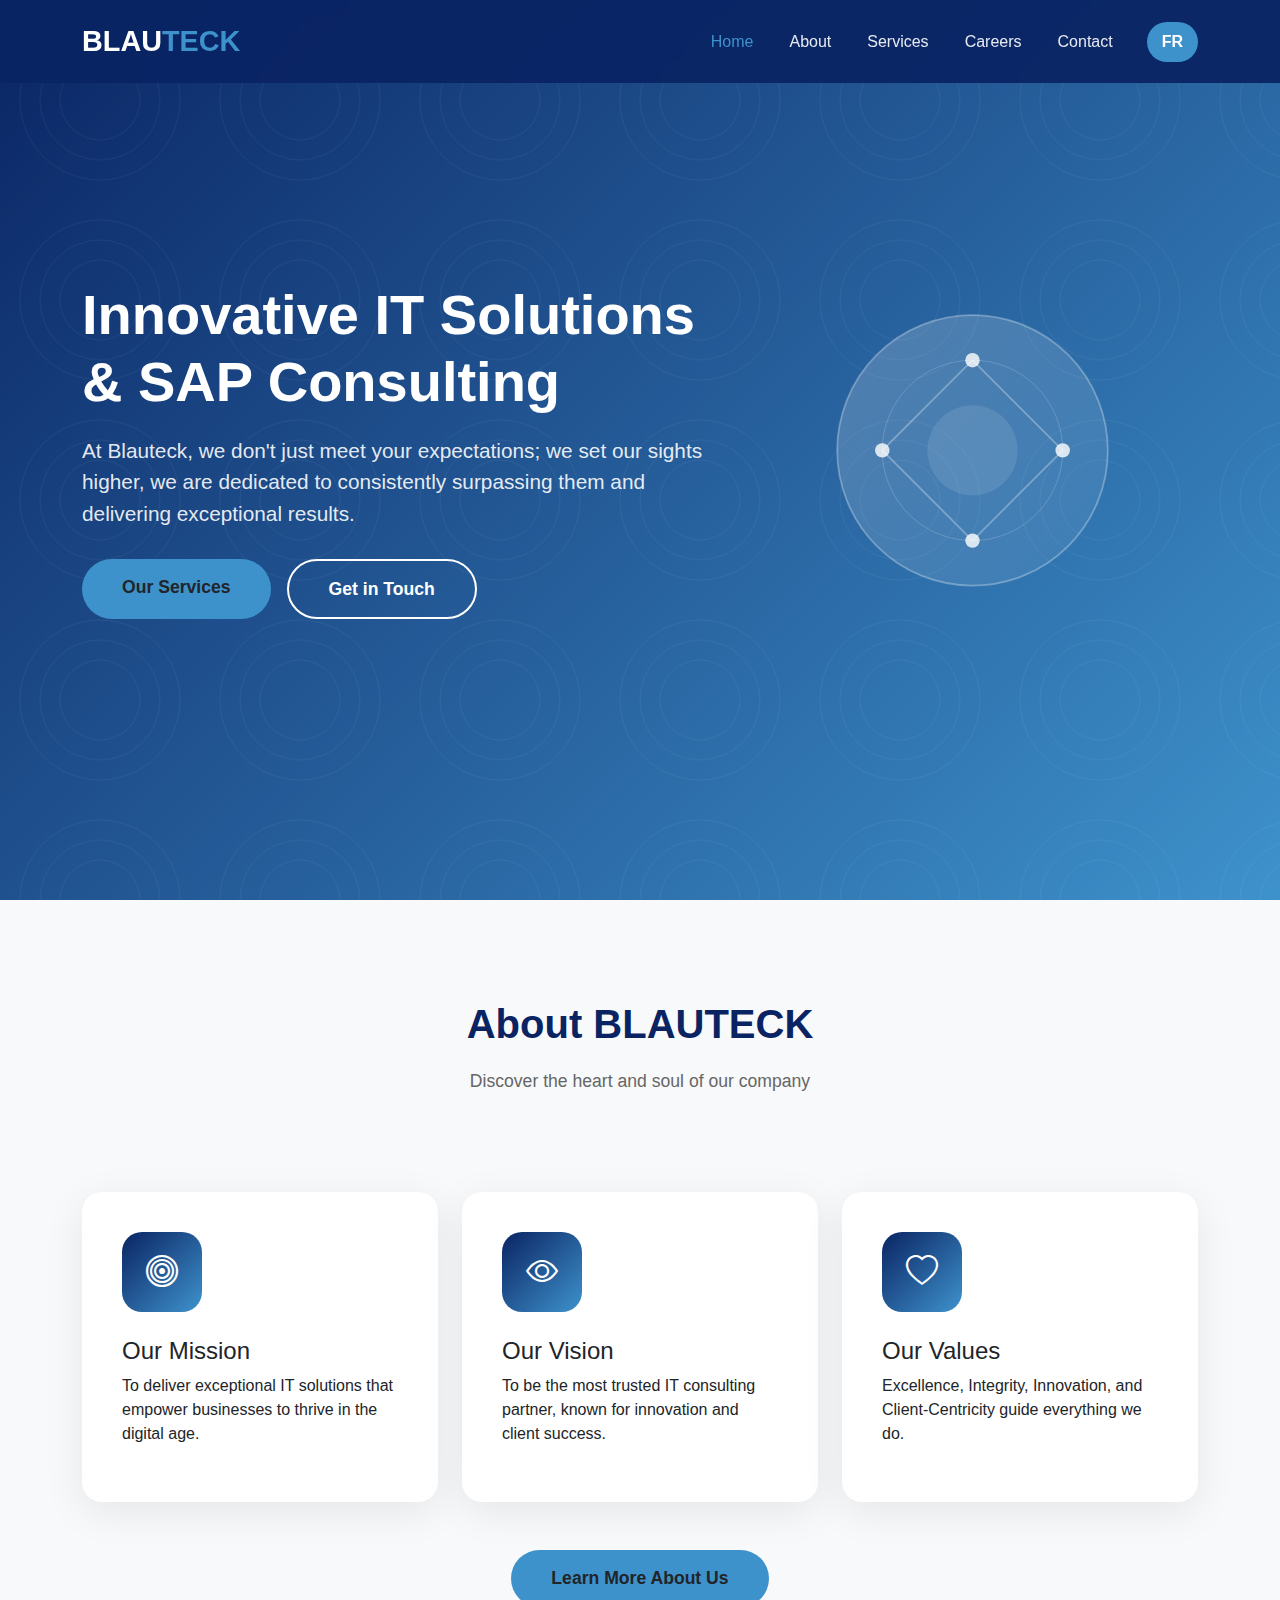
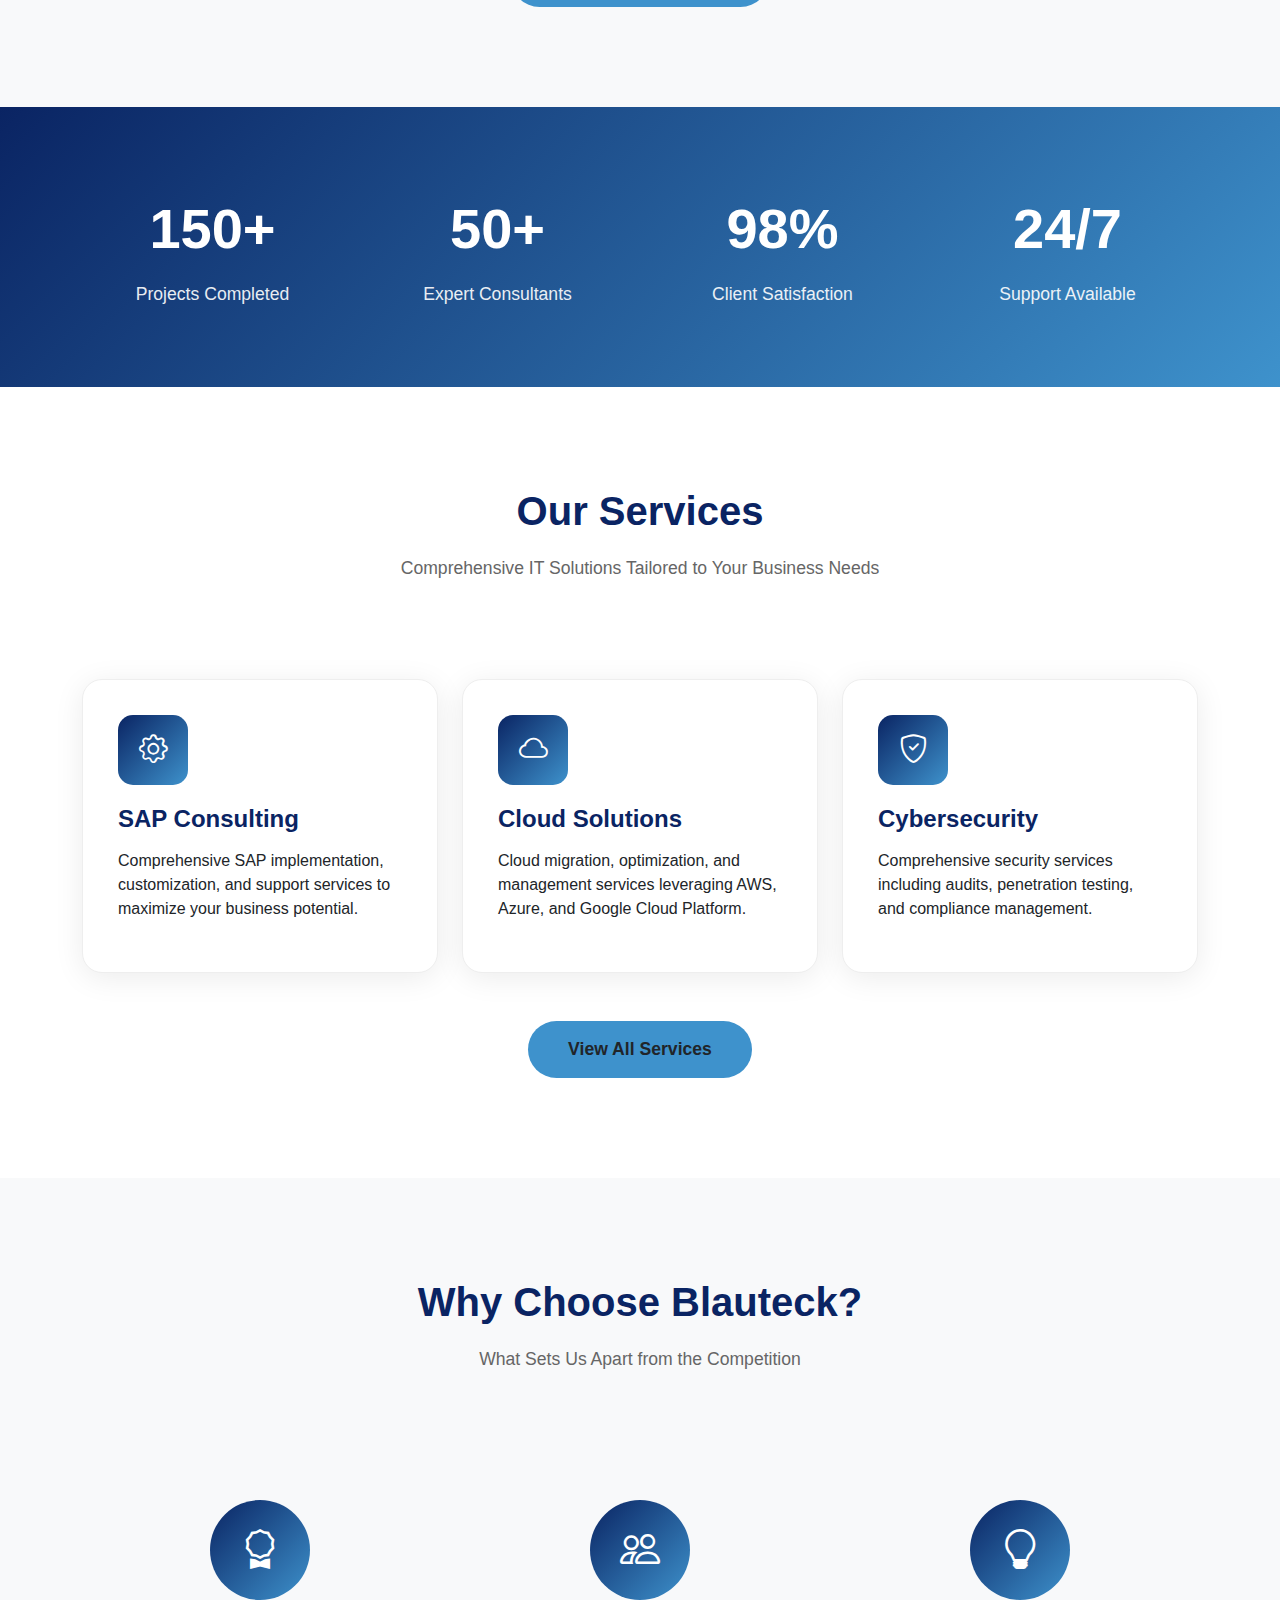
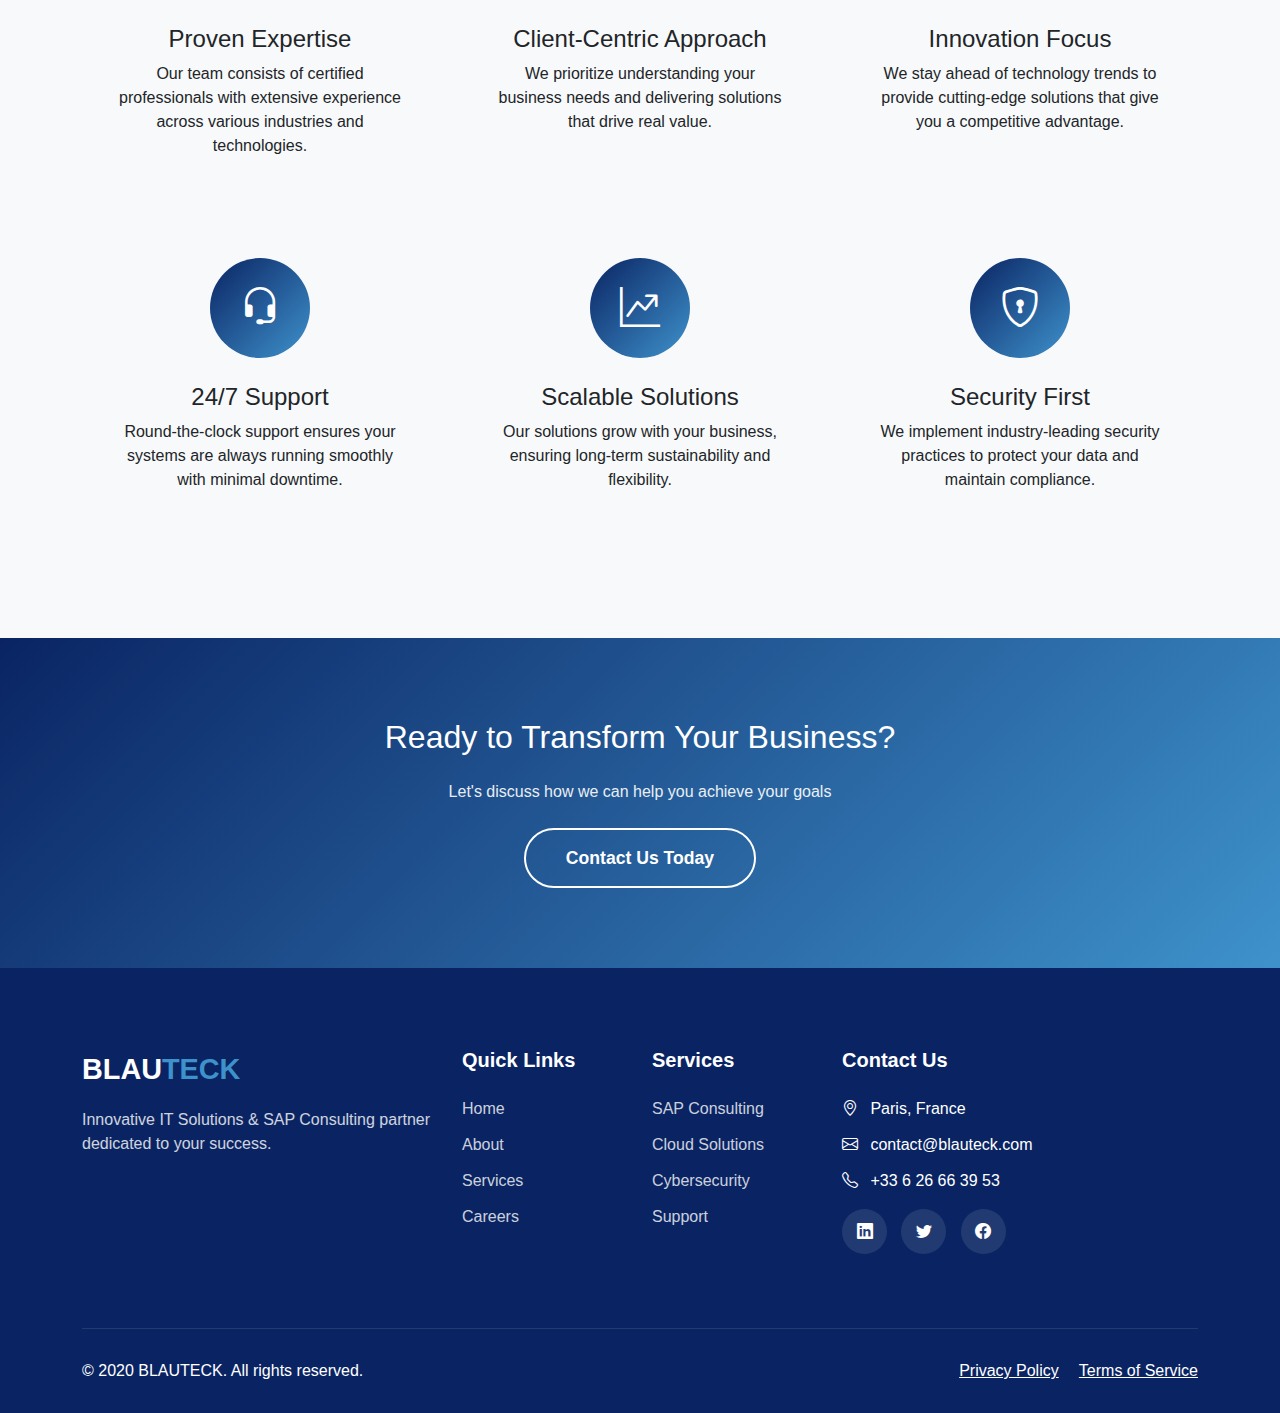
<file: index.html>
<!DOCTYPE html>
<html lang="en">
<head>
    <meta charset="UTF-8">
    <meta name="viewport" content="width=device-width, initial-scale=1.0">
    <title>BLAUTECK - Innovative IT Solutions &amp; SAP Consulting</title>
    <link href="https://cdn.jsdelivr.net/npm/bootstrap@5.3.2/dist/css/bootstrap.min.css" rel="stylesheet">
    <link href="https://cdn.jsdelivr.net/npm/bootstrap-icons@1.11.1/font/bootstrap-icons.css" rel="stylesheet">
    <link rel="stylesheet" href="css/style.css">
</head>
<body>
    <!-- Navigation -->
    <nav class="navbar navbar-expand-lg fixed-top">
        <div class="container">
            <a class="navbar-brand" href="index.html">BLAU<span>TECK</span></a>
            <button class="navbar-toggler" type="button" data-bs-toggle="collapse" data-bs-target="#navbarNav">
                <span class="navbar-toggler-icon"></span>
            </button>
            <div class="collapse navbar-collapse" id="navbarNav">
                <ul class="navbar-nav ms-auto align-items-center">
                    <li class="nav-item">
                        <a class="nav-link active" href="index.html" data-en="Home" data-fr="Accueil">Home</a>
                    </li>
                    <li class="nav-item">
                        <a class="nav-link" href="about.html" data-en="About" data-fr="À Propos">About</a>
                    </li>
                    <li class="nav-item">
                        <a class="nav-link" href="services.html" data-en="Services" data-fr="Services">Services</a>
                    </li>
                    <li class="nav-item">
                        <a class="nav-link" href="jobs.html" data-en="Careers" data-fr="Carrières">Careers</a>
                    </li>
                    <li class="nav-item">
                        <a class="nav-link" href="contact.html" data-en="Contact" data-fr="Contact">Contact</a>
                    </li>
                    <li class="nav-item ms-3">
                        <button class="lang-switch" onclick="toggleLanguage()">FR</button>
                    </li>
                </ul>
            </div>
        </div>
    </nav>

    <!-- Hero Section -->
    <section class="hero-section">
        <div class="container">
            <div class="row align-items-center">
                <div class="col-lg-7 hero-content">
                    <h1 data-en="Innovative IT Solutions &amp; SAP Consulting" data-fr="Solutions IT Innovantes &amp; Conseil SAP">Innovative IT Solutions &amp; SAP Consulting</h1>
                    <p data-en="At Blauteck, we don't just meet your expectations; we set our sights higher, we are dedicated to consistently surpassing them and delivering exceptional results." data-fr="Chez Blauteck, nous ne nous contentons pas de répondre à vos attentes ; nous visons plus haut, nous nous engageons à les dépasser constamment et à fournir des résultats exceptionnels.">At Blauteck, we don't just meet your expectations; we set our sights higher, we are dedicated to consistently surpassing them and delivering exceptional results.</p>
                    <div class="d-flex gap-3 flex-wrap">
                        <a href="services.html" class="btn btn-primary-custom" data-en="Our Services" data-fr="Nos Services">Our Services</a>
                        <a href="contact.html" class="btn btn-outline-custom" data-en="Get in Touch" data-fr="Nous Contacter">Get in Touch</a>
                    </div>
                </div>
                <div class="col-lg-5 d-none d-lg-block">
                    <svg viewBox="0 0 500 400" xmlns="http://www.w3.org/2000/svg">
                        <defs>
                            <linearGradient id="grad1" x1="0%" y1="0%" x2="100%" y2="100%">
                                <stop offset="0%" style="stop-color:rgba(255,255,255,0.2)"></stop>
                                <stop offset="100%" style="stop-color:rgba(255,255,255,0.05)"></stop>
                            </linearGradient>
                        </defs>
                        <circle cx="250" cy="200" r="150" fill="url(#grad1)" stroke="rgba(255,255,255,0.3)" stroke-width="2"></circle>
                        <circle cx="250" cy="200" r="100" fill="none" stroke="rgba(255,255,255,0.2)" stroke-width="1"></circle>
                        <circle cx="250" cy="200" r="50" fill="rgba(255,255,255,0.1)"></circle>
                        <g fill="rgba(255,255,255,0.8)">
                            <circle cx="250" cy="100" r="8"></circle>
                            <circle cx="350" cy="200" r="8"></circle>
                            <circle cx="250" cy="300" r="8"></circle>
                            <circle cx="150" cy="200" r="8"></circle>
                        </g>
                        <line x1="250" y1="100" x2="350" y2="200" stroke="rgba(255,255,255,0.3)" stroke-width="2"></line>
                        <line x1="350" y1="200" x2="250" y2="300" stroke="rgba(255,255,255,0.3)" stroke-width="2"></line>
                        <line x1="250" y1="300" x2="150" y2="200" stroke="rgba(255,255,255,0.3)" stroke-width="2"></line>
                        <line x1="150" y1="200" x2="250" y2="100" stroke="rgba(255,255,255,0.3)" stroke-width="2"></line>
                    </svg>
                </div>
            </div>
        </div>
    </section>

    <!-- About Preview Section -->
    <section class="section about-preview">
        <div class="container">
            <div class="row justify-content-center text-center mb-5">
                <div class="col-lg-8">
                    <h2 class="section-title" data-en="About BLAUTECK" data-fr="À Propos de BLAUTECK">About BLAUTECK</h2>
                    <p class="section-subtitle" data-en="Discover the heart and soul of our company" data-fr="Découvrez le cœur et l'âme de notre entreprise">Discover the heart and soul of our company</p>
                </div>
            </div>
            <div class="row g-4">
                <div class="col-lg-4">
                    <div class="about-card">
                        <div class="about-icon">
                            <i class="bi bi-bullseye"></i>
                        </div>
                        <h4 data-en="Our Mission" data-fr="Notre Mission">Our Mission</h4>
                        <p data-en="To deliver exceptional IT solutions that empower businesses to thrive in the digital age." data-fr="Fournir des solutions IT exceptionnelles qui permettent aux entreprises de prospérer à l'ère numérique.">To deliver exceptional IT solutions that empower businesses to thrive in the digital age.</p>
                    </div>
                </div>
                <div class="col-lg-4">
                    <div class="about-card">
                        <div class="about-icon">
                            <i class="bi bi-eye"></i>
                        </div>
                        <h4 data-en="Our Vision" data-fr="Notre Vision">Our Vision</h4>
                        <p data-en="To be the most trusted IT consulting partner, known for innovation and client success." data-fr="Être le partenaire de conseil IT le plus fiable, reconnu pour l'innovation et le succès client.">To be the most trusted IT consulting partner, known for innovation and client success.</p>
                    </div>
                </div>
                <div class="col-lg-4">
                    <div class="about-card">
                        <div class="about-icon">
                            <i class="bi bi-heart"></i>
                        </div>
                        <h4 data-en="Our Values" data-fr="Nos Valeurs">Our Values</h4>
                        <p data-en="Excellence, Integrity, Innovation, and Client-Centricity guide everything we do." data-fr="Excellence, Intégrité, Innovation et Orientation Client guident tout ce que nous faisons.">Excellence, Integrity, Innovation, and Client-Centricity guide everything we do.</p>
                    </div>
                </div>
            </div>
            <div class="text-center mt-5">
                <a href="about.html" class="btn btn-primary-custom" data-en="Learn More About Us" data-fr="En Savoir Plus Sur Nous">Learn More About Us</a>
            </div>
        </div>
    </section>

    <!-- Stats Section -->
    <section class="stats-section">
        <div class="container">
            <div class="row g-4">
                <div class="col-6 col-lg-3">
                    <div class="stat-item">
                        <div class="stat-number">150+</div>
                        <div class="stat-label" data-en="Projects Completed" data-fr="Projets Réalisés">Projects Completed</div>
                    </div>
                </div>
                <div class="col-6 col-lg-3">
                    <div class="stat-item">
                        <div class="stat-number">50+</div>
                        <div class="stat-label" data-en="Expert Consultants" data-fr="Consultants Experts">Expert Consultants</div>
                    </div>
                </div>
                <div class="col-6 col-lg-3">
                    <div class="stat-item">
                        <div class="stat-number">98%</div>
                        <div class="stat-label" data-en="Client Satisfaction" data-fr="Satisfaction Client">Client Satisfaction</div>
                    </div>
                </div>
                <div class="col-6 col-lg-3">
                    <div class="stat-item">
                        <div class="stat-number">24/7</div>
                        <div class="stat-label" data-en="Support Available" data-fr="Support Disponible">Support Available</div>
                    </div>
                </div>
            </div>
        </div>
    </section>

    <!-- Services Preview -->
    <section class="section">
        <div class="container">
            <div class="row justify-content-center text-center mb-5">
                <div class="col-lg-8">
                    <h2 class="section-title" data-en="Our Services" data-fr="Nos Services">Our Services</h2>
                    <p class="section-subtitle" data-en="Comprehensive IT Solutions Tailored to Your Business Needs" data-fr="Solutions IT Complètes Adaptées aux Besoins de Votre Entreprise">Comprehensive IT Solutions Tailored to Your Business Needs</p>
                </div>
            </div>
            <div class="row g-4">
                <div class="col-md-6 col-lg-4">
                    <div class="service-card">
                        <div class="service-icon">
                            <i class="bi bi-gear"></i>
                        </div>
                        <h4 data-en="SAP Consulting" data-fr="Conseil SAP">SAP Consulting</h4>
                        <p data-en="Comprehensive SAP implementation, customization, and support services to maximize your business potential." data-fr="Services complets d'implémentation, de personnalisation et de support SAP pour maximiser le potentiel de votre entreprise.">Comprehensive SAP implementation, customization, and support services to maximize your business potential.</p>
                    </div>
                </div>
                <div class="col-md-6 col-lg-4">
                    <div class="service-card">
                        <div class="service-icon">
                            <i class="bi bi-cloud"></i>
                        </div>
                        <h4 data-en="Cloud Solutions" data-fr="Solutions Cloud">Cloud Solutions</h4>
                        <p data-en="Cloud migration, optimization, and management services leveraging AWS, Azure, and Google Cloud Platform." data-fr="Services de migration, d'optimisation et de gestion cloud utilisant AWS, Azure et Google Cloud Platform.">Cloud migration, optimization, and management services leveraging AWS, Azure, and Google Cloud Platform.</p>
                    </div>
                </div>
                <div class="col-md-6 col-lg-4">
                    <div class="service-card">
                        <div class="service-icon">
                            <i class="bi bi-shield-check"></i>
                        </div>
                        <h4 data-en="Cybersecurity" data-fr="Cybersécurité">Cybersecurity</h4>
                        <p data-en="Comprehensive security services including audits, penetration testing, and compliance management." data-fr="Services de sécurité complets incluant audits, tests de pénétration et gestion de la conformité.">Comprehensive security services including audits, penetration testing, and compliance management.</p>
                    </div>
                </div>
            </div>
            <div class="text-center mt-5">
                <a href="services.html" class="btn btn-primary-custom" data-en="View All Services" data-fr="Voir Tous les Services">View All Services</a>
            </div>
        </div>
    </section>

    <!-- Why Choose Us -->
    <section class="section" style="background: var(--light-bg);">
        <div class="container">
            <div class="row justify-content-center text-center mb-5">
                <div class="col-lg-8">
                    <h2 class="section-title" data-en="Why Choose Blauteck?" data-fr="Pourquoi Choisir Blauteck ?">Why Choose Blauteck?</h2>
                    <p class="section-subtitle" data-en="What Sets Us Apart from the Competition" data-fr="Ce Qui Nous Distingue de la Concurrence">What Sets Us Apart from the Competition</p>
                </div>
            </div>
            <div class="row g-4">
                <div class="col-md-6 col-lg-4">
                    <div class="feature-box">
                        <div class="feature-icon">
                            <i class="bi bi-award"></i>
                        </div>
                        <h4 data-en="Proven Expertise" data-fr="Expertise Prouvée">Proven Expertise</h4>
                        <p data-en="Our team consists of certified professionals with extensive experience across various industries and technologies." data-fr="Notre équipe est composée de professionnels certifiés avec une vaste expérience dans diverses industries et technologies.">Our team consists of certified professionals with extensive experience across various industries and technologies.</p>
                    </div>
                </div>
                <div class="col-md-6 col-lg-4">
                    <div class="feature-box">
                        <div class="feature-icon">
                            <i class="bi bi-people"></i>
                        </div>
                        <h4 data-en="Client-Centric Approach" data-fr="Approche Centrée Client">Client-Centric Approach</h4>
                        <p data-en="We prioritize understanding your business needs and delivering solutions that drive real value." data-fr="Nous priorisons la compréhension de vos besoins et fournissons des solutions qui créent une vraie valeur.">We prioritize understanding your business needs and delivering solutions that drive real value.</p>
                    </div>
                </div>
                <div class="col-md-6 col-lg-4">
                    <div class="feature-box">
                        <div class="feature-icon">
                            <i class="bi bi-lightbulb"></i>
                        </div>
                        <h4 data-en="Innovation Focus" data-fr="Focus Innovation">Innovation Focus</h4>
                        <p data-en="We stay ahead of technology trends to provide cutting-edge solutions that give you a competitive advantage." data-fr="Nous restons à la pointe des tendances technologiques pour vous offrir un avantage compétitif.">We stay ahead of technology trends to provide cutting-edge solutions that give you a competitive advantage.</p>
                    </div>
                </div>
                <div class="col-md-6 col-lg-4">
                    <div class="feature-box">
                        <div class="feature-icon">
                            <i class="bi bi-headset"></i>
                        </div>
                        <h4 data-en="24/7 Support" data-fr="Support 24/7">24/7 Support</h4>
                        <p data-en="Round-the-clock support ensures your systems are always running smoothly with minimal downtime." data-fr="Un support permanent assure que vos systèmes fonctionnent toujours parfaitement avec un temps d'arrêt minimal.">Round-the-clock support ensures your systems are always running smoothly with minimal downtime.</p>
                    </div>
                </div>
                <div class="col-md-6 col-lg-4">
                    <div class="feature-box">
                        <div class="feature-icon">
                            <i class="bi bi-graph-up-arrow"></i>
                        </div>
                        <h4 data-en="Scalable Solutions" data-fr="Solutions Évolutives">Scalable Solutions</h4>
                        <p data-en="Our solutions grow with your business, ensuring long-term sustainability and flexibility." data-fr="Nos solutions évoluent avec votre entreprise, assurant durabilité et flexibilité à long terme.">Our solutions grow with your business, ensuring long-term sustainability and flexibility.</p>
                    </div>
                </div>
                <div class="col-md-6 col-lg-4">
                    <div class="feature-box">
                        <div class="feature-icon">
                            <i class="bi bi-shield-lock"></i>
                        </div>
                        <h4 data-en="Security First" data-fr="Sécurité d'Abord">Security First</h4>
                        <p data-en="We implement industry-leading security practices to protect your data and maintain compliance." data-fr="Nous mettons en œuvre les meilleures pratiques de sécurité pour protéger vos données et assurer la conformité.">We implement industry-leading security practices to protect your data and maintain compliance.</p>
                    </div>
                </div>
            </div>
        </div>
    </section>

    <!-- CTA Section -->
    <section class="stats-section">
        <div class="container text-center">
            <h2 class="text-white mb-4" data-en="Ready to Transform Your Business?" data-fr="Prêt à Transformer Votre Entreprise ?">Ready to Transform Your Business?</h2>
            <p class="text-white mb-4" style="opacity: 0.9;" data-en="Let's discuss how we can help you achieve your goals" data-fr="Discutons de la façon dont nous pouvons vous aider à atteindre vos objectifs">Let's discuss how we can help you achieve your goals</p>
            <a href="contact.html" class="btn btn-outline-custom" data-en="Contact Us Today" data-fr="Contactez-nous Aujourd'hui">Contact Us Today</a>
        </div>
    </section>

    <!-- Footer -->
    <footer class="footer">
        <div class="container">
            <div class="row">
                <div class="col-lg-4 mb-4">
                    <a class="navbar-brand text-white mb-3 d-block" href="index.html">BLAU<span>TECK</span></a>
                    <p style="opacity: 0.8;">Innovative IT Solutions & SAP Consulting partner dedicated to your success.</p>
                </div>
                <div class="col-lg-2 col-6 mb-4">
                    <h5>Quick Links</h5>
                    <ul class="footer-links">
                        <li><a href="index.html">Home</a></li>
                        <li><a href="about.html">About</a></li>
                        <li><a href="services.html">Services</a></li>
                        <li><a href="jobs.html">Careers</a></li>
                    </ul>
                </div>
                <div class="col-lg-2 col-6 mb-4">
                    <h5>Services</h5>
                    <ul class="footer-links">
                        <li><a href="services.html">SAP Consulting</a></li>
                        <li><a href="services.html">Cloud Solutions</a></li>
                        <li><a href="services.html">Cybersecurity</a></li>
                        <li><a href="contact.html">Support</a></li>
                    </ul>
                </div>
                <div class="col-lg-4 mb-4">
                    <h5>Contact Us</h5>
                    <ul class="footer-links">
                        <li><i class="bi bi-geo-alt me-2"></i> Paris, France</li>
                        <li><i class="bi bi-envelope me-2"></i> contact@blauteck.com</li>
                        <li><i class="bi bi-telephone me-2"></i> +33 6 26 66 39 53</li>
                    </ul>
                    <div class="social-icons mt-3">
                        <a href="#"><i class="bi bi-linkedin"></i></a>
                        <a href="#"><i class="bi bi-twitter"></i></a>
                        <a href="#"><i class="bi bi-facebook"></i></a>
                    </div>
                </div>
            </div>
            <div class="footer-bottom">
                <div class="row align-items-center">
                    <div class="col-md-6 text-center text-md-start">
                        <p class="mb-0">&copy; 2020 BLAUTECK. All rights reserved.</p>
                    </div>
                    <div class="col-md-6 text-center text-md-end">
                        <a href="#" class="text-white me-3">Privacy Policy</a>
                        <a href="#" class="text-white">Terms of Service</a>
                    </div>
                </div>
            </div>
        </div>
    </footer>

    <!-- Back to top -->
    <button class="back-to-top" onclick="scrollToTop()">
        <i class="bi bi-arrow-up"></i>
    </button>

    <script src="https://cdn.jsdelivr.net/npm/bootstrap@5.3.2/dist/js/bootstrap.bundle.min.js"></script>
    <script src="js/utils.js"></script>
    <script src="js/language.js"></script>
    <script src="js/animations.js"></script>
     <!-- Google tag (gtag.js) -->
    <script async src="https://www.googletagmanager.com/gtag/js?id=G-T5HVGSP0KJ"></script>
    <script>
        window.dataLayer = window.dataLayer || [];
        function gtag(){dataLayer.push(arguments);}
        gtag('js', new Date());
        gtag('config', 'G-T5HVGSP0KJ');
    </script>
</body>

</html>
</file>
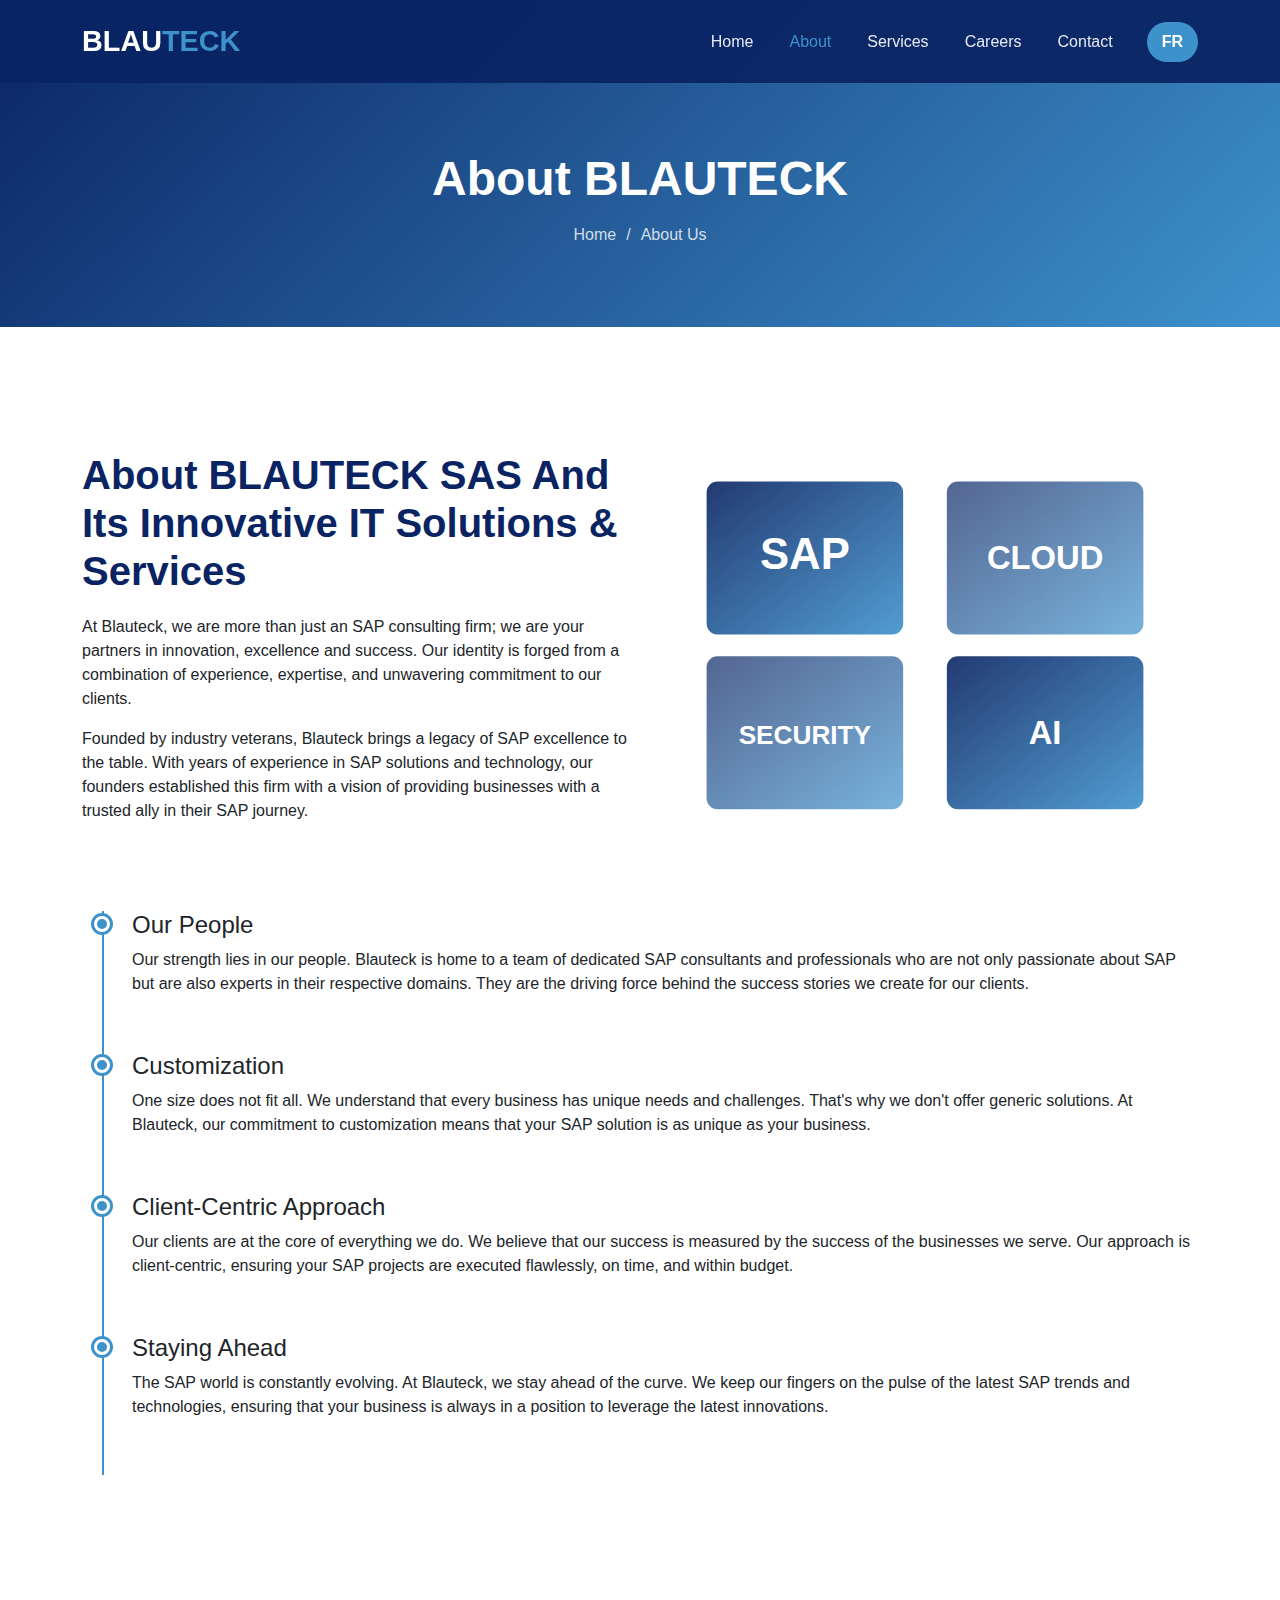
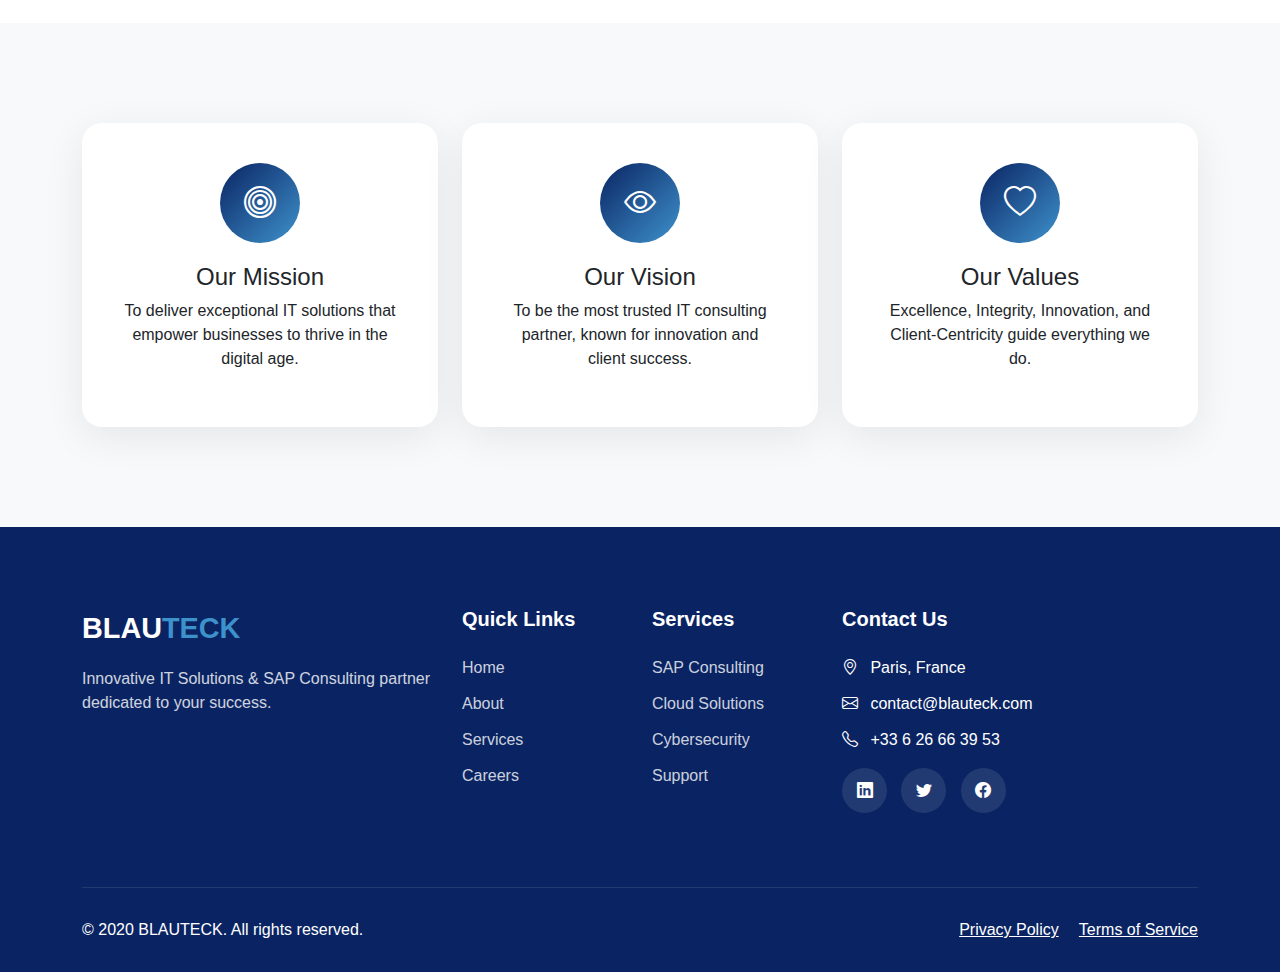
<file: about.html>
<!DOCTYPE html>
<html lang="en">
<head>
    <meta charset="UTF-8">
    <meta name="viewport" content="width=device-width, initial-scale=1.0">
    <title>About Us - BLAUTECK</title>
    <link href="https://cdn.jsdelivr.net/npm/bootstrap@5.3.2/dist/css/bootstrap.min.css" rel="stylesheet">
    <link href="https://cdn.jsdelivr.net/npm/bootstrap-icons@1.11.1/font/bootstrap-icons.css" rel="stylesheet">
    <link rel="stylesheet" href="css/style.css">
</head>
<body>
    <!-- Navigation -->
    <nav class="navbar navbar-expand-lg fixed-top">
        <div class="container">
            <a class="navbar-brand" href="index.html">BLAU<span>TECK</span></a>
            <button class="navbar-toggler" type="button" data-bs-toggle="collapse" data-bs-target="#navbarNav">
                <span class="navbar-toggler-icon"></span>
            </button>
            <div class="collapse navbar-collapse" id="navbarNav">
                <ul class="navbar-nav ms-auto align-items-center">
                    <li class="nav-item">
                        <a class="nav-link" href="index.html" data-en="Home" data-fr="Accueil">Home</a>
                    </li>
                    <li class="nav-item">
                        <a class="nav-link active" href="about.html" data-en="About" data-fr="À Propos">About</a>
                    </li>
                    <li class="nav-item">
                        <a class="nav-link" href="services.html" data-en="Services" data-fr="Services">Services</a>
                    </li>
                    <li class="nav-item">
                        <a class="nav-link" href="jobs.html" data-en="Careers" data-fr="Carrières">Careers</a>
                    </li>
                    <li class="nav-item">
                        <a class="nav-link" href="contact.html" data-en="Contact" data-fr="Contact">Contact</a>
                    </li>
                    <li class="nav-item ms-3">
                        <button class="lang-switch" onclick="toggleLanguage()">FR</button>
                    </li>
                </ul>
            </div>
        </div>
    </nav>

    <!-- Page Header -->
    <div class="page-header">
        <div class="container">
            <h1 data-en="About BLAUTECK" data-fr="À Propos de BLAUTECK">About BLAUTECK</h1>
            <div class="breadcrumb-custom">
                <a href="index.html" data-en="Home" data-fr="Accueil">Home</a>
                <span>/</span>
                <span data-en="About Us" data-fr="À Propos">About Us</span>
            </div>
        </div>
    </div>

    <section class="section">
        <div class="container">
            <div class="row align-items-center mb-5">
                <div class="col-lg-6">
                    <h2 class="section-title" data-en="About BLAUTECK SAS And Its Innovative IT Solutions &amp; Services" data-fr="À Propos de BLAUTECK SAS et Ses Solutions &amp; Services IT Innovants">About BLAUTECK SAS And Its Innovative IT Solutions &amp; Services</h2>
                    <p data-en="At Blauteck, we are more than just an SAP consulting firm; we are your partners in innovation, excellence and success. Our identity is forged from a combination of experience, expertise, and unwavering commitment to our clients." data-fr="Chez Blauteck, nous sommes plus qu'une simple société de conseil SAP ; nous sommes vos partenaires en innovation, excellence et succès. Notre identité est forgée par une combinaison d'expérience, d'expertise et d'engagement sans faille envers nos clients.">At Blauteck, we are more than just an SAP consulting firm; we are your partners in innovation, excellence and success. Our identity is forged from a combination of experience, expertise, and unwavering commitment to our clients.</p>
                    <p data-en="Founded by industry veterans, Blauteck brings a legacy of SAP excellence to the table. With years of experience in SAP solutions and technology, our founders established this firm with a vision of providing businesses with a trusted ally in their SAP journey." data-fr="Fondée par des vétérans de l'industrie, Blauteck apporte un héritage d'excellence SAP. Avec des années d'expérience dans les solutions et technologies SAP, nos fondateurs ont établi cette entreprise avec la vision de fournir aux entreprises un allié de confiance dans leur parcours SAP.">Founded by industry veterans, Blauteck brings a legacy of SAP excellence to the table. With years of experience in SAP solutions and technology, our founders established this firm with a vision of providing businesses with a trusted ally in their SAP journey.</p>
                </div>
                <div class="col-lg-6">
                    <svg viewBox="0 0 500 400" xmlns="http://www.w3.org/2000/svg">
                        <defs>
                            <linearGradient id="aboutGrad" x1="0%" y1="0%" x2="100%" y2="100%">
                                <stop offset="0%" style="stop-color:#0a2463"></stop>
                                <stop offset="100%" style="stop-color:#3e92cc"></stop>
                            </linearGradient>
                        </defs>
                        <rect x="50" y="50" width="180" height="140" rx="10" fill="url(#aboutGrad)" opacity="0.9"></rect>
                        <rect x="270" y="50" width="180" height="140" rx="10" fill="url(#aboutGrad)" opacity="0.7"></rect>
                        <rect x="50" y="210" width="180" height="140" rx="10" fill="url(#aboutGrad)" opacity="0.7"></rect>
                        <rect x="270" y="210" width="180" height="140" rx="10" fill="url(#aboutGrad)" opacity="0.9"></rect>
                        <text x="140" y="130" fill="white" font-size="40" font-weight="bold" text-anchor="middle">SAP</text>
                        <text x="360" y="130" fill="white" font-size="30" font-weight="bold" text-anchor="middle">CLOUD</text>
                        <text x="140" y="290" fill="white" font-size="24" font-weight="bold" text-anchor="middle">SECURITY</text>
                        <text x="360" y="290" fill="white" font-size="30" font-weight="bold" text-anchor="middle">AI</text>
                    </svg>
                </div>
            </div>

            <div class="row mb-5">
                <div class="col-lg-12">
                    <div class="timeline">
                        <div class="timeline-item">
                            <h4 data-en="Our People" data-fr="Nos Collaborateurs">Our People</h4>
                            <p data-en="Our strength lies in our people. Blauteck is home to a team of dedicated SAP consultants and professionals who are not only passionate about SAP but are also experts in their respective domains. They are the driving force behind the success stories we create for our clients." data-fr="Notre force réside dans nos collaborateurs. Blauteck abrite une équipe de consultants et professionnels SAP dévoués qui sont non seulement passionnés par SAP mais sont également experts dans leurs domaines respectifs. Ils sont la force motrice derrière les histoires de succès que nous créons pour nos clients.">Our strength lies in our people. Blauteck is home to a team of dedicated SAP consultants and professionals who are not only passionate about SAP but are also experts in their respective domains. They are the driving force behind the success stories we create for our clients.</p>
                        </div>
                        <div class="timeline-item">
                            <h4 data-en="Customization" data-fr="Personnalisation">Customization</h4>
                            <p data-en="One size does not fit all. We understand that every business has unique needs and challenges. That's why we don't offer generic solutions. At Blauteck, our commitment to customization means that your SAP solution is as unique as your business." data-fr="Une taille unique ne convient pas à tous. Nous comprenons que chaque entreprise a des besoins et défis uniques. C'est pourquoi nous n'offrons pas de solutions génériques. Chez Blauteck, notre engagement envers la personnalisation signifie que votre solution SAP est aussi unique que votre entreprise.">One size does not fit all. We understand that every business has unique needs and challenges. That's why we don't offer generic solutions. At Blauteck, our commitment to customization means that your SAP solution is as unique as your business.</p>
                        </div>
                        <div class="timeline-item">
                            <h4 data-en="Client-Centric Approach" data-fr="Approche Centrée Client">Client-Centric Approach</h4>
                            <p data-en="Our clients are at the core of everything we do. We believe that our success is measured by the success of the businesses we serve. Our approach is client-centric, ensuring your SAP projects are executed flawlessly, on time, and within budget." data-fr="Nos clients sont au cœur de tout ce que nous faisons. Nous croyons que notre succès se mesure au succès des entreprises que nous servons. Notre approche est centrée sur le client, garantissant que vos projets SAP sont exécutés parfaitement, dans les délais et le budget.">Our clients are at the core of everything we do. We believe that our success is measured by the success of the businesses we serve. Our approach is client-centric, ensuring your SAP projects are executed flawlessly, on time, and within budget.</p>
                        </div>
                        <div class="timeline-item">
                            <h4 data-en="Staying Ahead" data-fr="Garder une Longueur d'Avance">Staying Ahead</h4>
                            <p data-en="The SAP world is constantly evolving. At Blauteck, we stay ahead of the curve. We keep our fingers on the pulse of the latest SAP trends and technologies, ensuring that your business is always in a position to leverage the latest innovations." data-fr="Le monde SAP évolue constamment. Chez Blauteck, nous gardons une longueur d'avance. Nous restons à l'écoute des dernières tendances et technologies SAP, garantissant que votre entreprise est toujours en mesure de tirer parti des dernières innovations.">The SAP world is constantly evolving. At Blauteck, we stay ahead of the curve. We keep our fingers on the pulse of the latest SAP trends and technologies, ensuring that your business is always in a position to leverage the latest innovations.</p>
                        </div>
                    </div>
                </div>
            </div>
        </div>
    </section>

    <!-- Mission, Vision, Values -->
    <section class="section" style="background: var(--light-bg);">
        <div class="container">
            <div class="row g-4">
                <div class="col-lg-4">
                    <div class="value-card">
                        <div class="value-icon">
                            <i class="bi bi-bullseye"></i>
                        </div>
                        <h4 data-en="Our Mission" data-fr="Notre Mission">Our Mission</h4>
                        <p data-en="To deliver exceptional IT solutions that empower businesses to thrive in the digital age." data-fr="Fournir des solutions IT exceptionnelles qui permettent aux entreprises de prospérer à l'ère numérique.">To deliver exceptional IT solutions that empower businesses to thrive in the digital age.</p>
                    </div>
                </div>
                <div class="col-lg-4">
                    <div class="value-card">
                        <div class="value-icon">
                            <i class="bi bi-eye"></i>
                        </div>
                        <h4 data-en="Our Vision" data-fr="Notre Vision">Our Vision</h4>
                        <p data-en="To be the most trusted IT consulting partner, known for innovation and client success." data-fr="Être le partenaire de conseil IT le plus fiable, reconnu pour l'innovation et le succès client.">To be the most trusted IT consulting partner, known for innovation and client success.</p>
                    </div>
                </div>
                <div class="col-lg-4">
                    <div class="value-card">
                        <div class="value-icon">
                            <i class="bi bi-heart"></i>
                        </div>
                        <h4 data-en="Our Values" data-fr="Nos Valeurs">Our Values</h4>
                        <p data-en="Excellence, Integrity, Innovation, and Client-Centricity guide everything we do." data-fr="Excellence, Intégrité, Innovation et Orientation Client guident tout ce que nous faisons.">Excellence, Integrity, Innovation, and Client-Centricity guide everything we do.</p>
                    </div>
                </div>
            </div>
        </div>
    </section>

    <!-- Footer -->
    <footer class="footer">
        <div class="container">
            <div class="row">
                <div class="col-lg-4 mb-4">
                    <a class="navbar-brand text-white mb-3 d-block" href="index.html">BLAU<span>TECK</span></a>
                    <p style="opacity: 0.8;">Innovative IT Solutions & SAP Consulting partner dedicated to your success.</p>
                </div>
                <div class="col-lg-2 col-6 mb-4">
                    <h5>Quick Links</h5>
                    <ul class="footer-links">
                        <li><a href="index.html">Home</a></li>
                        <li><a href="about.html">About</a></li>
                        <li><a href="services.html">Services</a></li>
                        <li><a href="jobs.html">Careers</a></li>
                    </ul>
                </div>
                <div class="col-lg-2 col-6 mb-4">
                    <h5>Services</h5>
                    <ul class="footer-links">
                        <li><a href="services.html">SAP Consulting</a></li>
                        <li><a href="services.html">Cloud Solutions</a></li>
                        <li><a href="services.html">Cybersecurity</a></li>
                        <li><a href="contact.html">Support</a></li>
                    </ul>
                </div>
                <div class="col-lg-4 mb-4">
                    <h5>Contact Us</h5>
                    <ul class="footer-links">
                        <li><i class="bi bi-geo-alt me-2"></i> Paris, France</li>
                        <li><i class="bi bi-envelope me-2"></i> contact@blauteck.com</li>
                        <li><i class="bi bi-telephone me-2"></i> +33 6 26 66 39 53</li>
                    </ul>
                    <div class="social-icons mt-3">
                        <a href="#"><i class="bi bi-linkedin"></i></a>
                        <a href="#"><i class="bi bi-twitter"></i></a>
                        <a href="#"><i class="bi bi-facebook"></i></a>
                    </div>
                </div>
            </div>
            <div class="footer-bottom">
                <div class="row align-items-center">
                    <div class="col-md-6 text-center text-md-start">
                        <p class="mb-0">&copy; 2020 BLAUTECK. All rights reserved.</p>
                    </div>
                    <div class="col-md-6 text-center text-md-end">
                        <a href="#" class="text-white me-3">Privacy Policy</a>
                        <a href="#" class="text-white">Terms of Service</a>
                    </div>
                </div>
            </div>
        </div>
    </footer>

    <!-- Back to top -->
    <button class="back-to-top" onclick="scrollToTop()">
        <i class="bi bi-arrow-up"></i>
    </button>

    <script src="https://cdn.jsdelivr.net/npm/bootstrap@5.3.2/dist/js/bootstrap.bundle.min.js"></script>
    <script src="js/utils.js"></script>
    <script src="js/language.js"></script>
    <script src="js/animations.js"></script>
     <!-- Google tag (gtag.js) -->
    <script async src="https://www.googletagmanager.com/gtag/js?id=G-T5HVGSP0KJ"></script>
    <script>
        window.dataLayer = window.dataLayer || [];
        function gtag(){dataLayer.push(arguments);}
        gtag('js', new Date());
        gtag('config', 'G-T5HVGSP0KJ');
    </script>
</body>

</html>
</file>
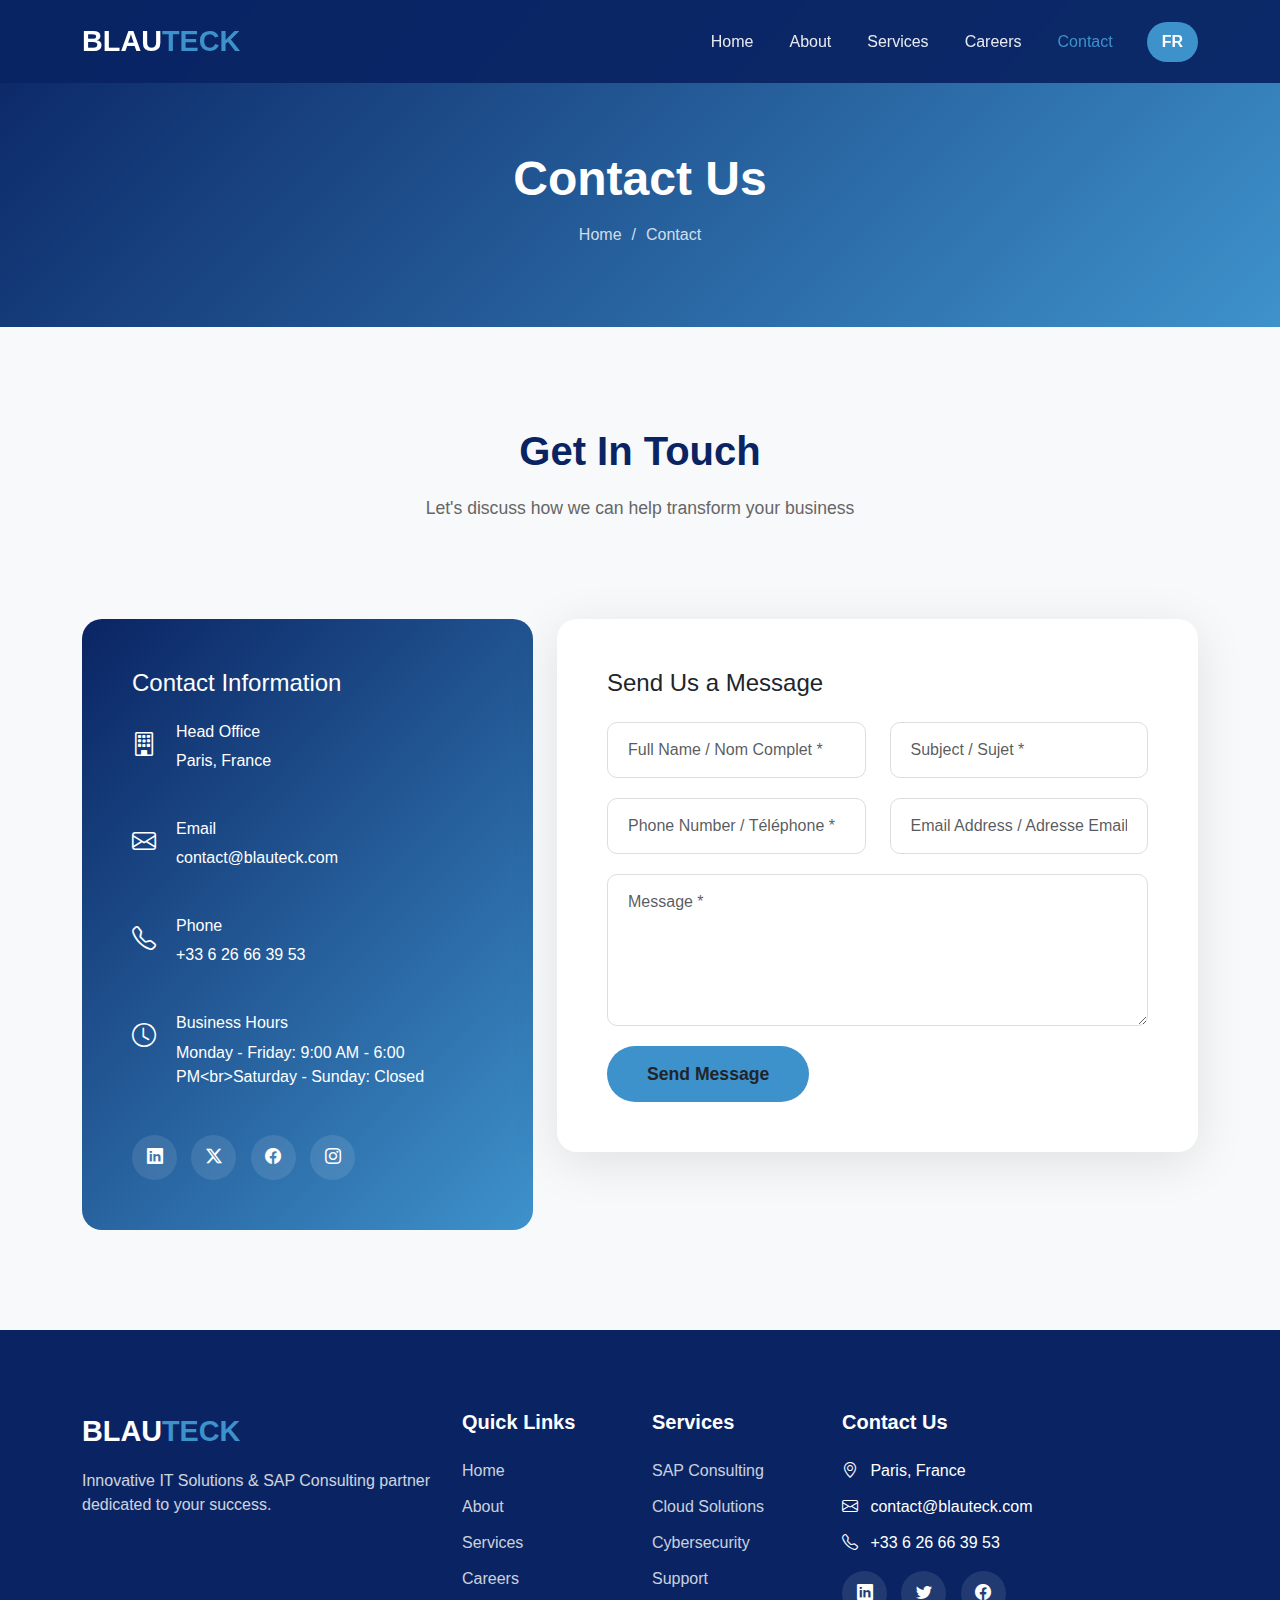
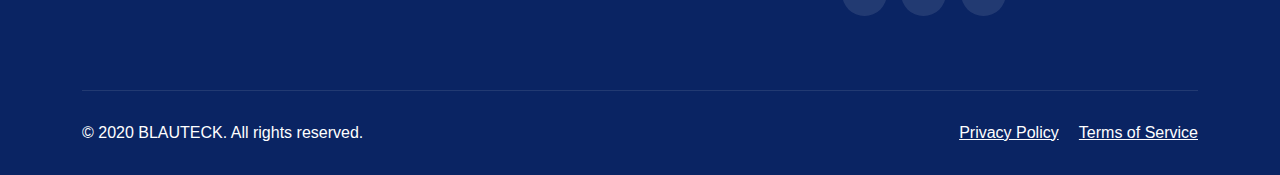
<file: contact.html>
<!DOCTYPE html>
<html lang="en">
<head>
    <meta charset="UTF-8">
    <meta name="viewport" content="width=device-width, initial-scale=1.0">
    <title>Contact Us - BLAUTECK</title>
    <link href="https://cdn.jsdelivr.net/npm/bootstrap@5.3.2/dist/css/bootstrap.min.css" rel="stylesheet">
    <link href="https://cdn.jsdelivr.net/npm/bootstrap-icons@1.11.1/font/bootstrap-icons.css" rel="stylesheet">
    <link rel="stylesheet" href="css/style.css">
</head>
<body>
    <!-- Navigation -->
    <nav class="navbar navbar-expand-lg fixed-top">
        <div class="container">
            <a class="navbar-brand" href="index.html">BLAU<span>TECK</span></a>
            <button class="navbar-toggler" type="button" data-bs-toggle="collapse" data-bs-target="#navbarNav">
                <span class="navbar-toggler-icon"></span>
            </button>
            <div class="collapse navbar-collapse" id="navbarNav">
                <ul class="navbar-nav ms-auto align-items-center">
                    <li class="nav-item"><a class="nav-link" href="index.html">Home</a></li>
                    <li class="nav-item"><a class="nav-link" href="about.html">About</a></li>
                    <li class="nav-item"><a class="nav-link" href="services.html">Services</a></li>
                    <li class="nav-item"><a class="nav-link" href="jobs.html">Careers</a></li>
                    <li class="nav-item"><a class="nav-link active" href="contact.html">Contact</a></li>
                    <li class="nav-item ms-3"><button class="lang-switch" onclick="toggleLanguage()">FR</button></li>
                </ul>
            </div>
        </div>
    </nav>

    <div class="page-header">
        <div class="container">
            <h1 data-en="Contact Us" data-fr="Contactez-nous">Contact Us</h1>
            <div class="breadcrumb-custom">
                <a href="index.html">Home</a> <span>/</span> <span data-en="Contact" data-fr="Contact">Contact</span>
            </div>
        </div>
    </div>

    <section class="section contact-section">
        <div class="container">
            <div class="row justify-content-center text-center mb-5">
                <div class="col-lg-8">
                    <h2 class="section-title" data-en="Get In Touch" data-fr="Prenez Contact">Get In Touch</h2>
                    <p class="section-subtitle" data-en="Let's discuss how we can help transform your business" data-fr="Discutons de la façon dont nous pouvons transformer votre entreprise">Let's discuss how we can help transform your business</p>
                </div>
            </div>
            <div class="row g-4">
                <div class="col-lg-5">
                    <div class="contact-info-box">
                        <h4 class="mb-4" data-en="Contact Information" data-fr="Informations de Contact">Contact Information</h4>
                        
                        <div class="contact-info-item">
                            <i class="bi bi-building"></i>
                            <div>
                                <h6 data-en="Head Office" data-fr="Siège Social">Head Office</h6>
                                <p>Paris, France</p>
                            </div>
                        </div>
                        <div class="contact-info-item">
                            <i class="bi bi-envelope"></i>
                            <div>
                                <h6>Email</h6>
                                <p>contact@blauteck.com</p>
                            </div>
                        </div>
                        <div class="contact-info-item">
                            <i class="bi bi-telephone"></i>
                            <div>
                                <h6 data-en="Phone" data-fr="Téléphone">Phone</h6>
                                <p>+33 6 26 66 39 53</p>
                            </div>
                        </div>
                        <div class="contact-info-item">
                            <i class="bi bi-clock"></i>
                            <div>
                                <h6 data-en="Business Hours" data-fr="Heures d'Ouverture">Business Hours</h6>
                                <p data-en="Monday - Friday: 9:00 AM - 6:00 PM&lt;br&gt;Saturday - Sunday: Closed" data-fr="Lundi - Vendredi: 9h00 - 18h00&lt;br&gt;Samedi - Dimanche: Fermé">Monday - Friday: 9:00 AM - 6:00 PM<br>Saturday - Sunday: Closed</p>
                            </div>
                        </div>
                        <div class="social-icons mt-4">
                            <a href="#"><i class="bi bi-linkedin"></i></a>
                            <a href="#"><i class="bi bi-twitter-x"></i></a>
                            <a href="#"><i class="bi bi-facebook"></i></a>
                            <a href="#"><i class="bi bi-instagram"></i></a>
                        </div>
                    </div>
                </div>
                <div class="col-lg-7">
                    <div class="contact-form">
                        <h4 class="mb-4" data-en="Send Us a Message" data-fr="Envoyez-nous un Message">Send Us a Message</h4>
                        <form id="contact-form">
                            <div class="row">
                                <div class="col-md-6">
                                    <input type="text" class="form-control" placeholder="Full Name / Nom Complet *" required="">
                                </div>
                                <div class="col-md-6">
                                    <input type="text" class="form-control" placeholder="Subject / Sujet *" required="">
                                </div>
                            </div>
                            <div class="row">
                                <div class="col-md-6">
                                    <input type="tel" class="form-control" placeholder="Phone Number / Téléphone *" required="">
                                </div>
                                <div class="col-md-6">
                                    <input type="email" class="form-control" placeholder="Email Address / Adresse Email *" required="">
                                </div>
                            </div>
                            <textarea class="form-control" rows="5" placeholder="Message *" required=""></textarea>
                            <button type="submit" class="btn btn-primary-custom" data-en="Send Message" data-fr="Envoyer le Message">Send Message</button>
                        </form>
                    </div>
                </div>
            </div>
        </div>
    </section>

    <!-- Footer -->
    <footer class="footer">
        <!-- ... Footer Content ... -->
        <div class="container">
            <div class="row">
                <div class="col-lg-4 mb-4">
                    <a class="navbar-brand text-white mb-3 d-block" href="index.html">BLAU<span>TECK</span></a>
                    <p style="opacity: 0.8;">Innovative IT Solutions & SAP Consulting partner dedicated to your success.</p>
                </div>
                <div class="col-lg-2 col-6 mb-4">
                    <h5>Quick Links</h5>
                    <ul class="footer-links">
                        <li><a href="index.html">Home</a></li>
                        <li><a href="about.html">About</a></li>
                        <li><a href="services.html">Services</a></li>
                        <li><a href="jobs.html">Careers</a></li>
                    </ul>
                </div>
                <div class="col-lg-2 col-6 mb-4">
                    <h5>Services</h5>
                    <ul class="footer-links">
                        <li><a href="services.html">SAP Consulting</a></li>
                        <li><a href="services.html">Cloud Solutions</a></li>
                        <li><a href="services.html">Cybersecurity</a></li>
                        <li><a href="contact.html">Support</a></li>
                    </ul>
                </div>
                <div class="col-lg-4 mb-4">
                    <h5>Contact Us</h5>
                    <ul class="footer-links">
                        <li><i class="bi bi-geo-alt me-2"></i> Paris, France</li>
                        <li><i class="bi bi-envelope me-2"></i> contact@blauteck.com</li>
                        <li><i class="bi bi-telephone me-2"></i> +33 6 26 66 39 53</li>
                    </ul>
                    <div class="social-icons mt-3">
                        <a href="#"><i class="bi bi-linkedin"></i></a>
                        <a href="#"><i class="bi bi-twitter"></i></a>
                        <a href="#"><i class="bi bi-facebook"></i></a>
                    </div>
                </div>
            </div>
            <div class="footer-bottom">
                <div class="row align-items-center">
                    <div class="col-md-6 text-center text-md-start">
                        <p class="mb-0">&copy; 2020 BLAUTECK. All rights reserved.</p>
                    </div>
                    <div class="col-md-6 text-center text-md-end">
                        <a href="#" class="text-white me-3">Privacy Policy</a>
                        <a href="#" class="text-white">Terms of Service</a>
                    </div>
                </div>
            </div>
        </div>
    </footer>
    <script src="https://cdn.jsdelivr.net/npm/bootstrap@5.3.2/dist/js/bootstrap.bundle.min.js"></script>
    <script src="js/utils.js"></script>
    <script src="js/language.js"></script>
    <script src="js/animations.js"></script>
    <script src="js/forms.js"></script>
     <!-- Google tag (gtag.js) -->
    <script async src="https://www.googletagmanager.com/gtag/js?id=G-T5HVGSP0KJ"></script>
    <script>
        window.dataLayer = window.dataLayer || [];
        function gtag(){dataLayer.push(arguments);}
        gtag('js', new Date());
        gtag('config', 'G-T5HVGSP0KJ');
    </script>
</body>

</html>
</file>
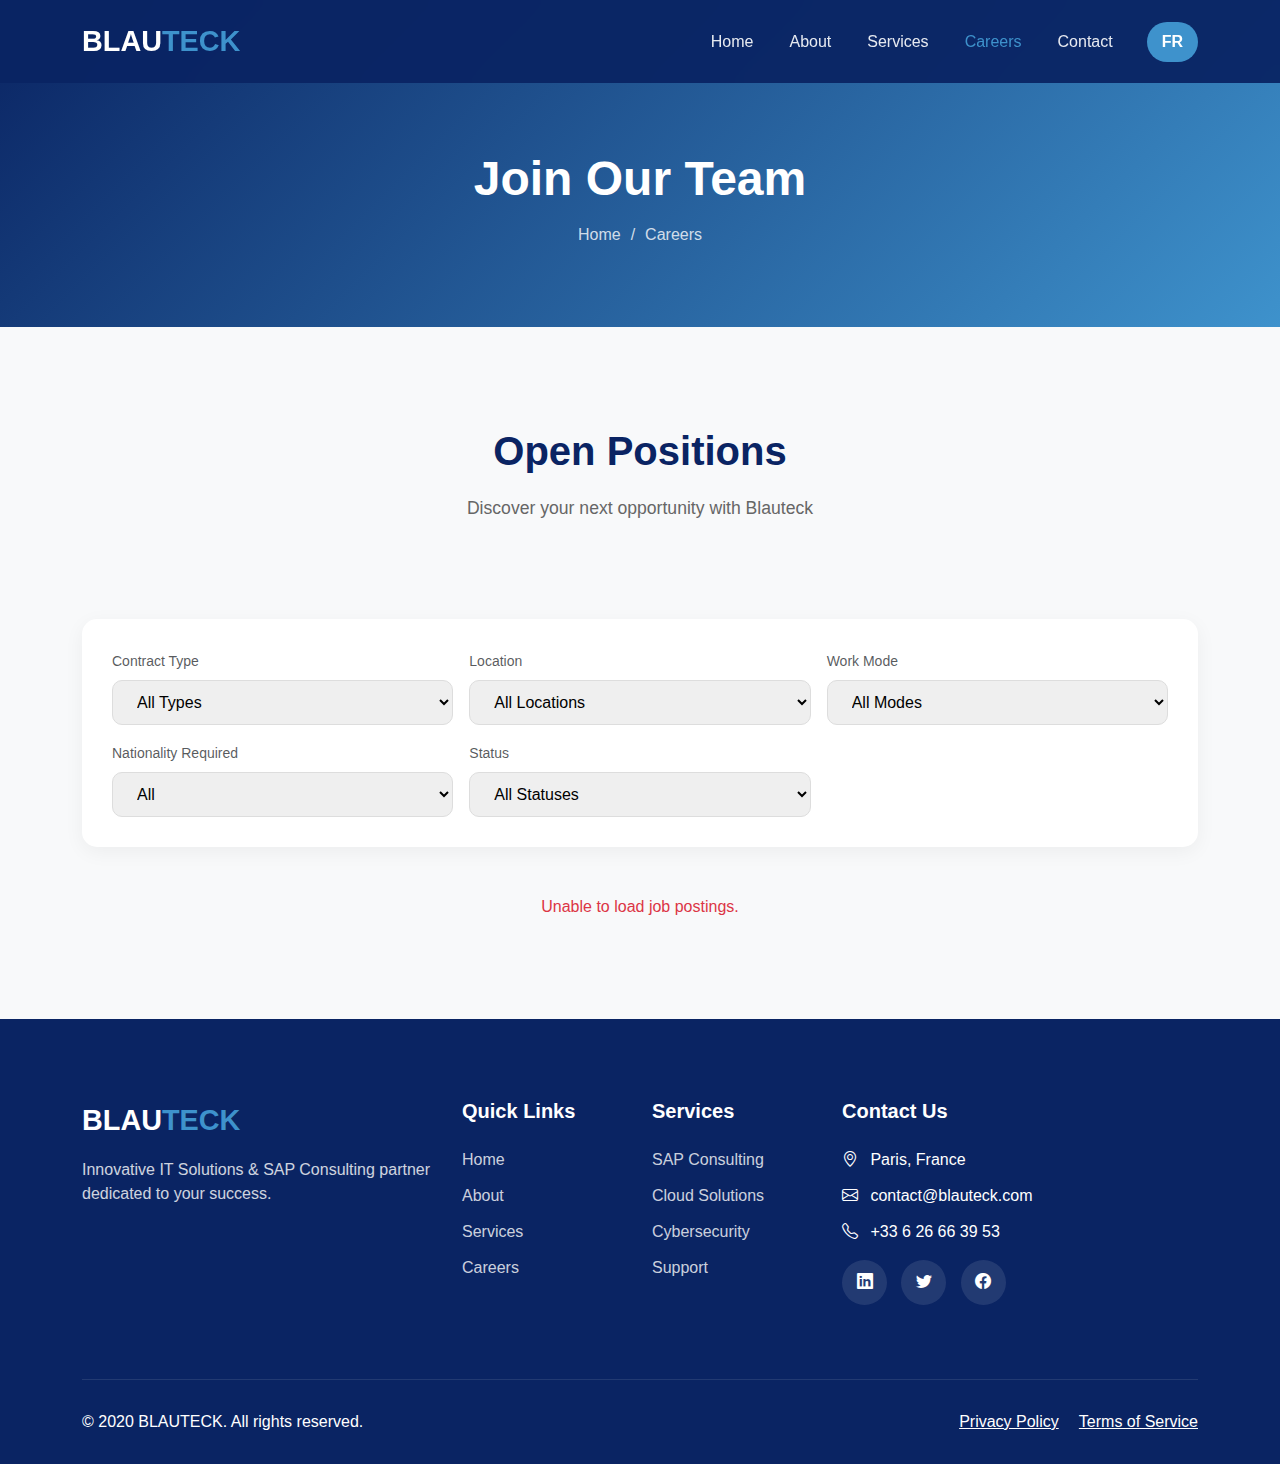
<file: jobs.html>
<!DOCTYPE html>
<html lang="en">
<head>
    <meta charset="UTF-8">
    <meta name="viewport" content="width=device-width, initial-scale=1.0">
    <title>Careers - BLAUTECK</title>
    <link href="https://cdn.jsdelivr.net/npm/bootstrap@5.3.2/dist/css/bootstrap.min.css" rel="stylesheet">
    <link href="https://cdn.jsdelivr.net/npm/bootstrap-icons@1.11.1/font/bootstrap-icons.css" rel="stylesheet">
    <link rel="stylesheet" href="css/style.css">
</head>
<body>
    <!-- Navigation -->
    <nav class="navbar navbar-expand-lg fixed-top">
        <div class="container">
            <a class="navbar-brand" href="index.html">BLAU<span>TECK</span></a>
            <button class="navbar-toggler" type="button" data-bs-toggle="collapse" data-bs-target="#navbarNav">
                <span class="navbar-toggler-icon"></span>
            </button>
            <div class="collapse navbar-collapse" id="navbarNav">
                <ul class="navbar-nav ms-auto align-items-center">
                    <li class="nav-item"><a class="nav-link" href="index.html">Home</a></li>
                    <li class="nav-item"><a class="nav-link" href="about.html">About</a></li>
                    <li class="nav-item"><a class="nav-link" href="services.html">Services</a></li>
                    <li class="nav-item"><a class="nav-link active" href="jobs.html">Careers</a></li>
                    <li class="nav-item"><a class="nav-link" href="contact.html">Contact</a></li>
                    <li class="nav-item ms-3"><button class="lang-switch" onclick="toggleLanguage()">FR</button></li>
                </ul>
            </div>
        </div>
    </nav>

    <div class="page-header">
        <div class="container">
            <h1 data-en="Join Our Team" data-fr="Rejoignez Notre Équipe">Join Our Team</h1>
            <div class="breadcrumb-custom">
                <a href="index.html">Home</a> <span>/</span> <span data-en="Careers" data-fr="Carrières">Careers</span>
            </div>
        </div>
    </div>

    <section class="section jobs-section">
        <div class="container">
            <div class="row justify-content-center mb-5">
                <div class="col-lg-8 text-center">
                    <h2 class="section-title" data-en="Open Positions" data-fr="Postes Ouverts">Open Positions</h2>
                    <p class="section-subtitle" data-en="Discover your next opportunity with Blauteck" data-fr="Découvrez votre prochaine opportunité chez Blauteck">Discover your next opportunity with Blauteck</p>
                </div>
            </div>

            <!-- Filter Section -->
            <div class="filter-section mb-5">
                <div class="row g-3">
                    <div class="col-md-4 col-sm-6">
                        <label class="form-label small text-muted" data-en="Contract Type" data-fr="Type de Contrat">Contract Type</label>
                        <select id="filterType" class="filter-select">
                            <option value="all" data-en="All Types" data-fr="Tous les Types">All Types</option>
                        </select>
                    </div>
                    <div class="col-md-4 col-sm-6">
                        <label class="form-label small text-muted" data-en="Location" data-fr="Lieu">Location</label>
                        <select id="filterLocation" class="filter-select">
                            <option value="all" data-en="All Locations" data-fr="Tous les Lieux">All Locations</option>
                        </select>
                    </div>
                    <div class="col-md-4 col-sm-6">
                        <label class="form-label small text-muted" data-en="Work Mode" data-fr="Mode de Travail">Work Mode</label>
                        <select id="filterMode" class="filter-select">
                            <option value="all" data-en="All Modes" data-fr="Tous les Modes">All Modes</option>
                        </select>
                    </div>
                    <div class="col-md-4 col-sm-6">
                        <label class="form-label small text-muted" data-en="Nationality Required" data-fr="Nationalité Requise">Nationality Required</label>
                        <select id="filterNationality" class="filter-select">
                            <option value="all" data-en="All" data-fr="Tous">All</option>
                            <option value="Yes" data-en="Yes" data-fr="Oui">Yes</option>
                            <option value="No" data-en="No" data-fr="Non">No</option>
                        </select>
                    </div>
                    <div class="col-md-4 col-sm-6">
                        <label class="form-label small text-muted" data-en="Status" data-fr="Statut">Status</label>
                        <select id="filterStatus" class="filter-select">
                            <option value="all" data-en="All Statuses" data-fr="Tous les Statuts">All Statuses</option>
                            <option value="Open">Open</option>
                            <option value="Closed">Closed</option>
                        </select>
                    </div>
                </div>
            </div>

            <!-- Job Listings Container -->
            <div id="job-listings" class="row">
                <div class="col-12 text-center py-5">
                    <div class="spinner-border text-primary" role="status">
                        <span class="visually-hidden">Loading...</span>
                    </div>
                </div>
            </div>
            
            <div id="no-results" class="text-center py-5 d-none">
                <i class="bi bi-search fs-1 text-muted mb-3"></i>
                <h4 class="text-muted" data-en="No jobs found matching your criteria" data-fr="Aucune offre trouvée correspondant à vos critères">No jobs found matching your criteria</h4>
            </div>
        </div>
    </section>

    <!-- Footer -->
    <footer class="footer">
        <div class="container">
            <div class="row">
                <div class="col-lg-4 mb-4">
                    <a class="navbar-brand text-white mb-3 d-block" href="index.html">BLAU<span>TECK</span></a>
                    <p style="opacity: 0.8;">Innovative IT Solutions & SAP Consulting partner dedicated to your success.</p>
                </div>
                <div class="col-lg-2 col-6 mb-4">
                    <h5>Quick Links</h5>
                    <ul class="footer-links">
                        <li><a href="index.html">Home</a></li>
                        <li><a href="about.html">About</a></li>
                        <li><a href="services.html">Services</a></li>
                        <li><a href="jobs.html">Careers</a></li>
                    </ul>
                </div>
                <div class="col-lg-2 col-6 mb-4">
                    <h5>Services</h5>
                    <ul class="footer-links">
                        <li><a href="services.html">SAP Consulting</a></li>
                        <li><a href="services.html">Cloud Solutions</a></li>
                        <li><a href="services.html">Cybersecurity</a></li>
                        <li><a href="contact.html">Support</a></li>
                    </ul>
                </div>
                <div class="col-lg-4 mb-4">
                    <h5>Contact Us</h5>
                    <ul class="footer-links">
                        <li><i class="bi bi-geo-alt me-2"></i> Paris, France</li>
                        <li><i class="bi bi-envelope me-2"></i> contact@blauteck.com</li>
                        <li><i class="bi bi-telephone me-2"></i> +33 6 26 66 39 53</li>
                    </ul>
                    <div class="social-icons mt-3">
                        <a href="#"><i class="bi bi-linkedin"></i></a>
                        <a href="#"><i class="bi bi-twitter"></i></a>
                        <a href="#"><i class="bi bi-facebook"></i></a>
                    </div>
                </div>
            </div>
            <div class="footer-bottom">
                <div class="row align-items-center">
                    <div class="col-md-6 text-center text-md-start">
                        <p class="mb-0">&copy; 2020 BLAUTECK. All rights reserved.</p>
                    </div>
                    <div class="col-md-6 text-center text-md-end">
                        <a href="#" class="text-white me-3">Privacy Policy</a>
                        <a href="#" class="text-white">Terms of Service</a>
                    </div>
                </div>
            </div>
        </div>
    </footer>
    <script src="https://cdn.jsdelivr.net/npm/bootstrap@5.3.2/dist/js/bootstrap.bundle.min.js"></script>
    <script src="js/utils.js"></script>
    <script src="js/language.js"></script>
    <script src="js/animations.js"></script>
    <script src="js/jobs.js"></script>
     <!-- Google tag (gtag.js) -->
    <script async src="https://www.googletagmanager.com/gtag/js?id=G-T5HVGSP0KJ"></script>
    <script>
        window.dataLayer = window.dataLayer || [];
        function gtag(){dataLayer.push(arguments);}
        gtag('js', new Date());
        gtag('config', 'G-T5HVGSP0KJ');
    </script>
</body>
</html>
</file>
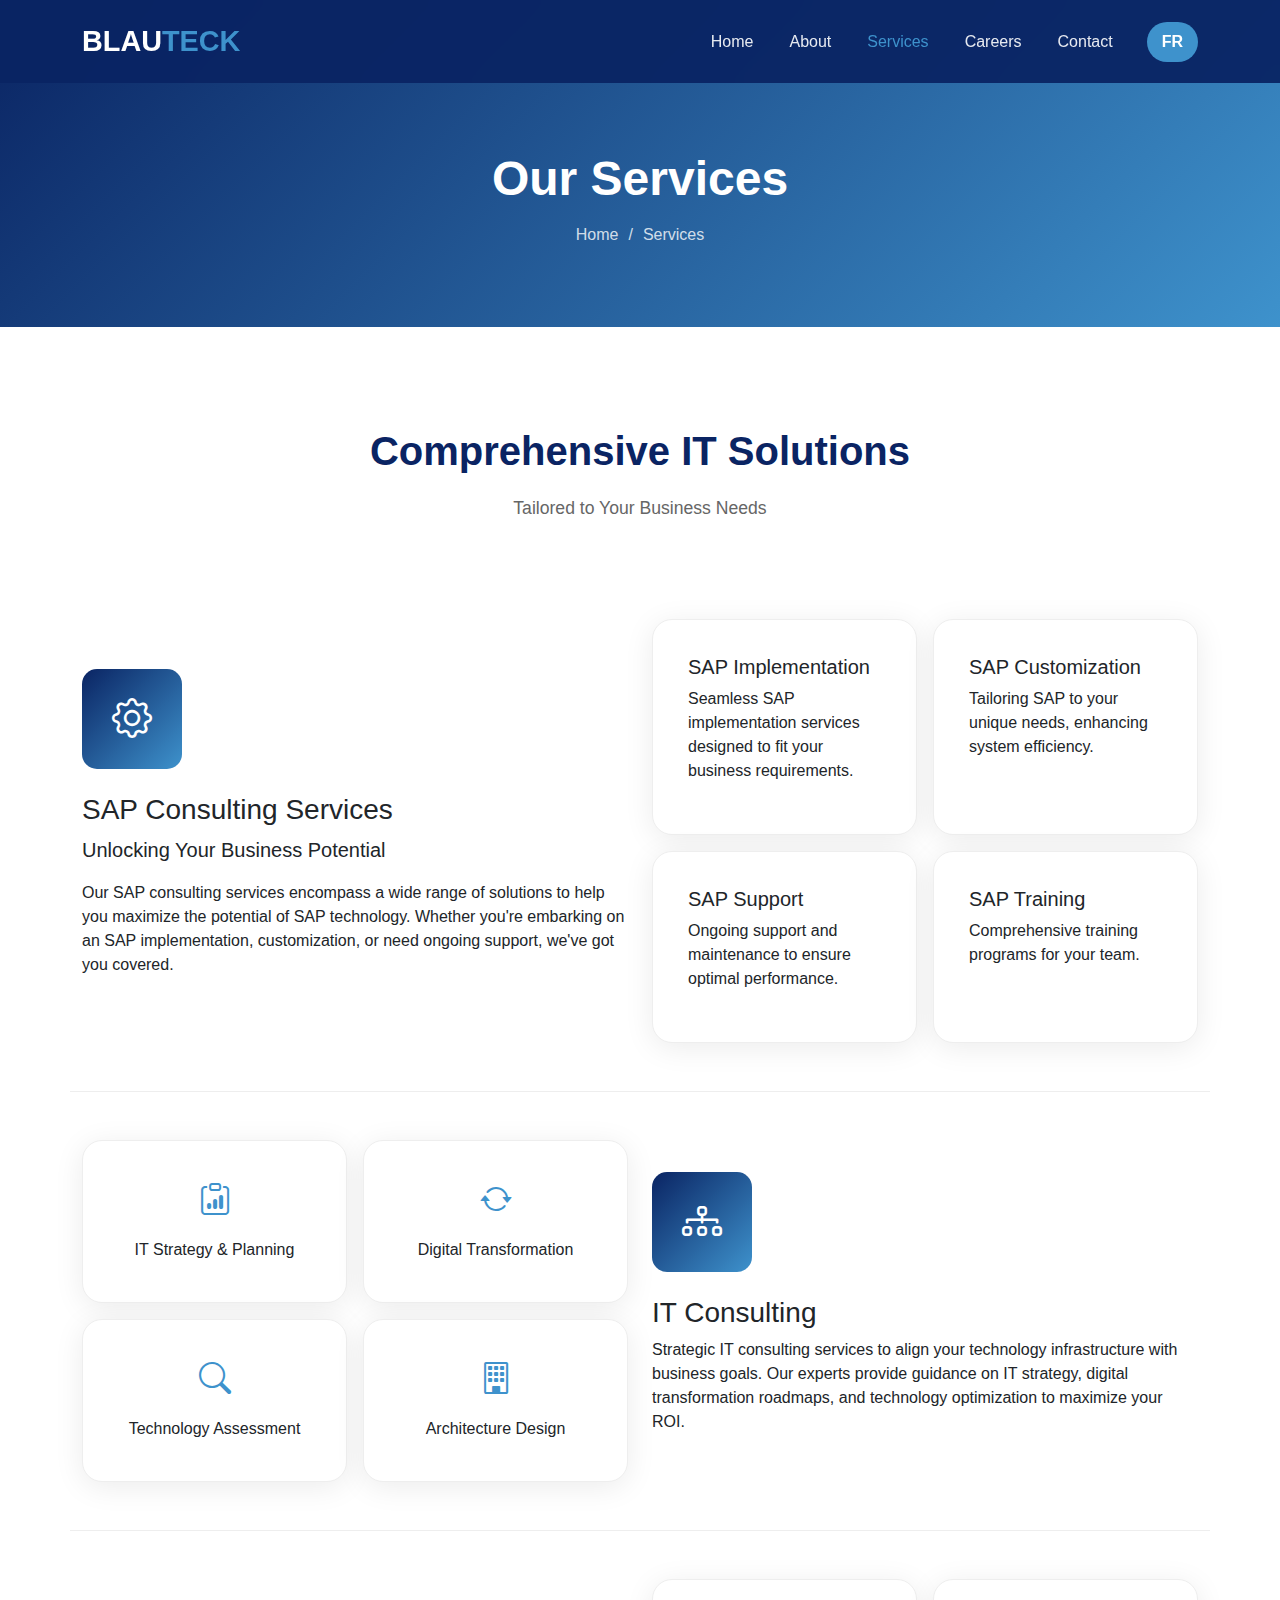
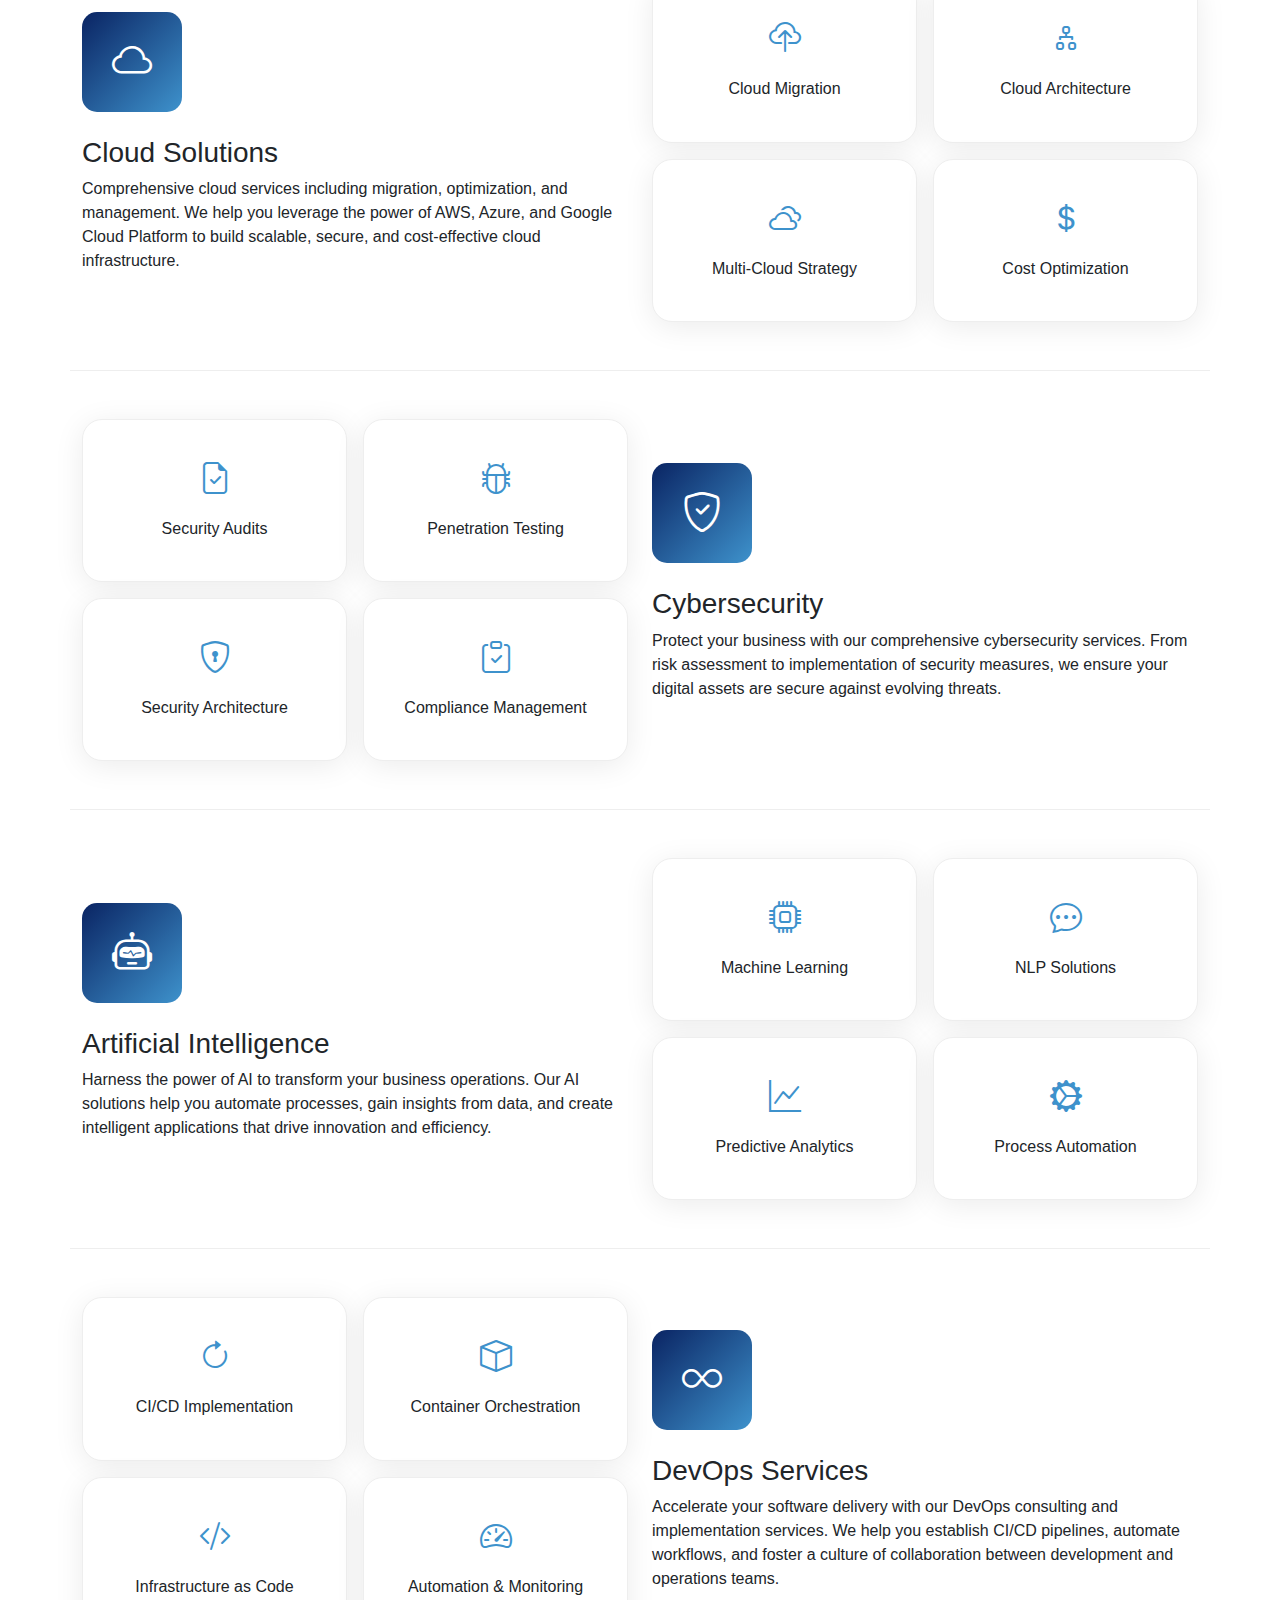
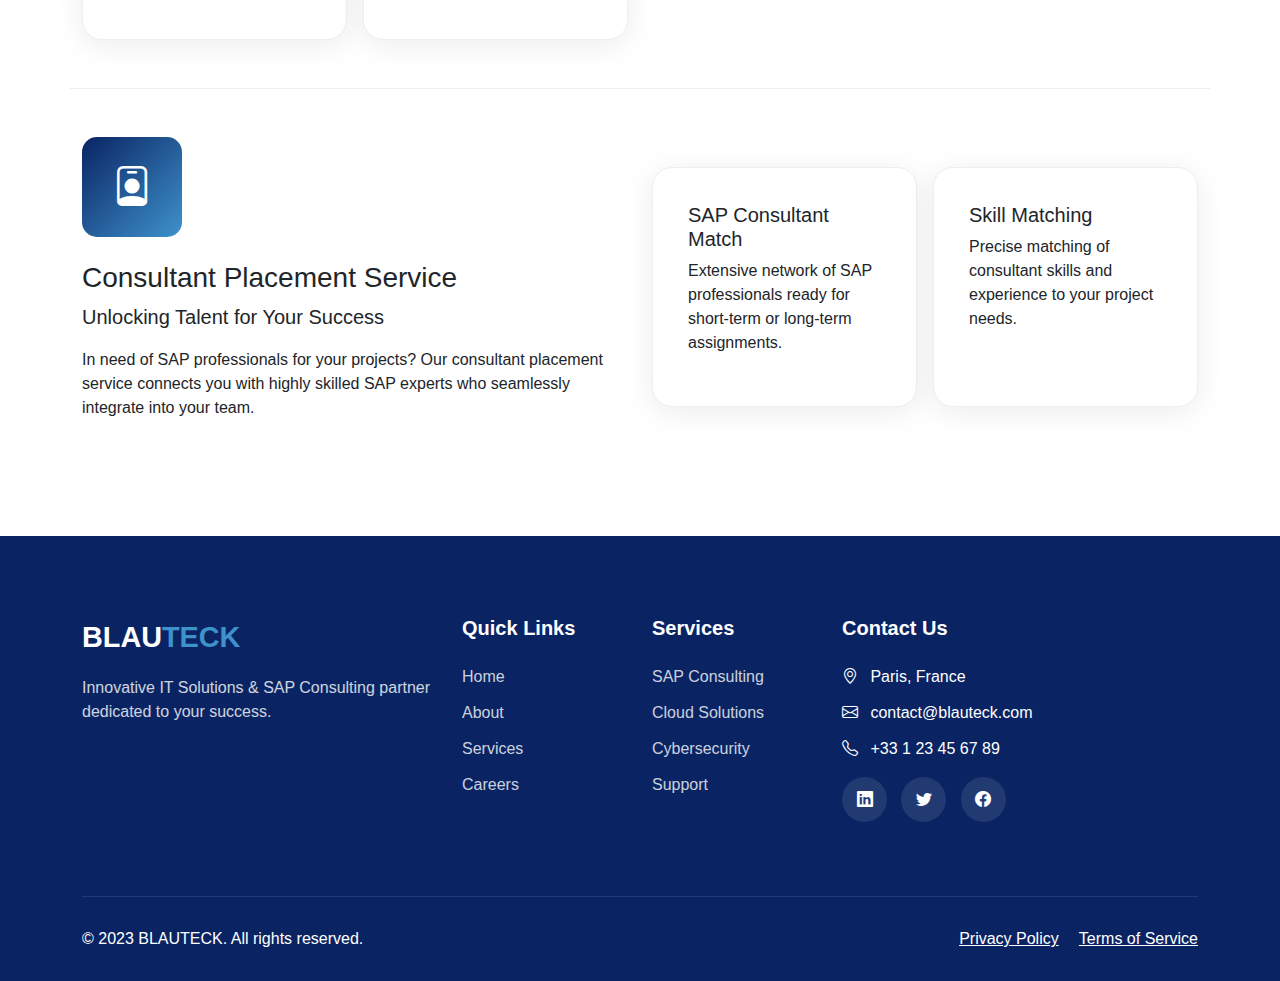
<file: services.html>
<!DOCTYPE html>
<html lang="en">
<head>
    <meta charset="UTF-8">
    <meta name="viewport" content="width=device-width, initial-scale=1.0">
    <title>Services - BLAUTECK</title>
    <link href="https://cdn.jsdelivr.net/npm/bootstrap@5.3.2/dist/css/bootstrap.min.css" rel="stylesheet">
    <link href="https://cdn.jsdelivr.net/npm/bootstrap-icons@1.11.1/font/bootstrap-icons.css" rel="stylesheet">
    <link rel="stylesheet" href="css/style.css">
</head>
<body>
    <!-- Navigation -->
    <nav class="navbar navbar-expand-lg fixed-top">
        <div class="container">
            <a class="navbar-brand" href="index.html">BLAU<span>TECK</span></a>
            <button class="navbar-toggler" type="button" data-bs-toggle="collapse" data-bs-target="#navbarNav">
                <span class="navbar-toggler-icon"></span>
            </button>
            <div class="collapse navbar-collapse" id="navbarNav">
                <ul class="navbar-nav ms-auto align-items-center">
                    <li class="nav-item"><a class="nav-link" href="index.html">Home</a></li>
                    <li class="nav-item"><a class="nav-link" href="about.html">About</a></li>
                    <li class="nav-item"><a class="nav-link active" href="services.html">Services</a></li>
                    <li class="nav-item"><a class="nav-link" href="jobs.html">Careers</a></li>
                    <li class="nav-item"><a class="nav-link" href="contact.html">Contact</a></li>
                    <li class="nav-item ms-3"><button class="lang-switch" onclick="toggleLanguage()">FR</button></li>
                </ul>
            </div>
        </div>
    </nav>

    <div class="page-header">
        <div class="container">
            <h1 data-en="Our Services" data-fr="Nos Services">Our Services</h1>
            <div class="breadcrumb-custom">
                <a href="index.html">Home</a> <span>/</span> <span data-en="Services" data-fr="Services">Services</span>
            </div>
        </div>
    </div>

    <section class="section">
        <div class="container">
            <div class="row justify-content-center text-center mb-5">
                <div class="col-lg-8">
                    <h2 class="section-title" data-en="Comprehensive IT Solutions" data-fr="Solutions IT Complètes">Comprehensive IT Solutions</h2>
                    <p class="section-subtitle" data-en="Tailored to Your Business Needs" data-fr="Adaptées aux Besoins de Votre Entreprise">Tailored to Your Business Needs</p>
                </div>
            </div>

            <!-- SAP Consulting -->
            <div class="row align-items-center mb-5 pb-5" style="border-bottom: 1px solid #eee;">
                <div class="col-lg-6 mb-4 mb-lg-0">
                    <div class="service-icon mb-4" style="width: 100px; height: 100px;">
                        <i class="bi bi-gear" style="font-size: 2.5rem;"></i>
                    </div>
                    <h3 data-en="SAP Consulting Services" data-fr="Services de Conseil SAP">SAP Consulting Services</h3>
                    <p class="lead" data-en="Unlocking Your Business Potential" data-fr="Libérer le Potentiel de Votre Entreprise">Unlocking Your Business Potential</p>
                    <p data-en="Our SAP consulting services encompass a wide range of solutions to help you maximize the potential of SAP technology. Whether you're embarking on an SAP implementation, customization, or need ongoing support, we've got you covered." data-fr="Nos services de conseil SAP englobent une large gamme de solutions pour vous aider à maximiser le potentiel de la technologie SAP. Que vous entrepreniez une implémentation SAP, une personnalisation ou que vous ayez besoin d'un support continu, nous sommes là pour vous.">Our SAP consulting services encompass a wide range of solutions to help you maximize the potential of SAP technology. Whether you're embarking on an SAP implementation, customization, or need ongoing support, we've got you covered.</p>
                </div>
                <div class="col-lg-6">
                    <div class="row g-3">
                        <div class="col-md-6">
                            <div class="service-card">
                                <h5 data-en="SAP Implementation" data-fr="Implémentation SAP">SAP Implementation</h5>
                                <p data-en="Seamless SAP implementation services designed to fit your business requirements." data-fr="Services d'implémentation SAP sans faille conçus pour répondre à vos besoins.">Seamless SAP implementation services designed to fit your business requirements.</p>
                            </div>
                        </div>
                        <div class="col-md-6">
                            <div class="service-card">
                                <h5 data-en="SAP Customization" data-fr="Personnalisation SAP">SAP Customization</h5>
                                <p data-en="Tailoring SAP to your unique needs, enhancing system efficiency." data-fr="Adapter SAP à vos besoins uniques, améliorant l'efficacité du système.">Tailoring SAP to your unique needs, enhancing system efficiency.</p>
                            </div>
                        </div>
                        <div class="col-md-6">
                            <div class="service-card">
                                <h5 data-en="SAP Support" data-fr="Support SAP">SAP Support</h5>
                                <p data-en="Ongoing support and maintenance to ensure optimal performance." data-fr="Support et maintenance continus pour assurer des performances optimales.">Ongoing support and maintenance to ensure optimal performance.</p>
                            </div>
                        </div>
                        <div class="col-md-6">
                            <div class="service-card">
                                <h5 data-en="SAP Training" data-fr="Formation SAP">SAP Training</h5>
                                <p data-en="Comprehensive training programs for your team." data-fr="Programmes de formation complets pour votre équipe.">Comprehensive training programs for your team.</p>
                            </div>
                        </div>
                    </div>
                </div>
            </div>

            <!-- IT Consulting -->
            <div class="row align-items-center mb-5 pb-5" style="border-bottom: 1px solid #eee;">
                <div class="col-lg-6 order-lg-2 mb-4 mb-lg-0">
                    <div class="service-icon mb-4" style="width: 100px; height: 100px;">
                        <i class="bi bi-diagram-3" style="font-size: 2.5rem;"></i>
                    </div>
                    <h3 data-en="IT Consulting" data-fr="Conseil IT">IT Consulting</h3>
                    <p data-en="Strategic IT consulting services to align your technology infrastructure with business goals. Our experts provide guidance on IT strategy, digital transformation roadmaps, and technology optimization to maximize your ROI." data-fr="Services de conseil IT stratégiques pour aligner votre infrastructure technologique avec vos objectifs commerciaux. Nos experts fournissent des conseils sur la stratégie IT, les feuilles de route de transformation numérique et l'optimisation technologique.">Strategic IT consulting services to align your technology infrastructure with business goals. Our experts provide guidance on IT strategy, digital transformation roadmaps, and technology optimization to maximize your ROI.</p>
                </div>
                <div class="col-lg-6 order-lg-1">
                    <div class="row g-3">
                        <div class="col-6"><div class="service-card text-center"><i class="bi bi-clipboard-data" style="font-size: 2rem; color: var(--secondary-color);"></i><h6 class="mt-3" data-en="IT Strategy &amp; Planning" data-fr="Stratégie &amp; Planification IT">IT Strategy &amp; Planning</h6></div></div>
                        <div class="col-6"><div class="service-card text-center"><i class="bi bi-arrow-repeat" style="font-size: 2rem; color: var(--secondary-color);"></i><h6 class="mt-3" data-en="Digital Transformation" data-fr="Transformation Numérique">Digital Transformation</h6></div></div>
                        <div class="col-6"><div class="service-card text-center"><i class="bi bi-search" style="font-size: 2rem; color: var(--secondary-color);"></i><h6 class="mt-3" data-en="Technology Assessment" data-fr="Évaluation Technologique">Technology Assessment</h6></div></div>
                        <div class="col-6"><div class="service-card text-center"><i class="bi bi-building" style="font-size: 2rem; color: var(--secondary-color);"></i><h6 class="mt-3" data-en="Architecture Design" data-fr="Conception d'Architecture">Architecture Design</h6></div></div>
                    </div>
                </div>
            </div>

            <!-- Cloud Solutions -->
            <div class="row align-items-center mb-5 pb-5" style="border-bottom: 1px solid #eee;">
                <div class="col-lg-6 mb-4 mb-lg-0">
                    <div class="service-icon mb-4" style="width: 100px; height: 100px;">
                        <i class="bi bi-cloud" style="font-size: 2.5rem;"></i>
                    </div>
                    <h3 data-en="Cloud Solutions" data-fr="Solutions Cloud">Cloud Solutions</h3>
                    <p data-en="Comprehensive cloud services including migration, optimization, and management. We help you leverage the power of AWS, Azure, and Google Cloud Platform to build scalable, secure, and cost-effective cloud infrastructure." data-fr="Services cloud complets incluant migration, optimisation et gestion. Nous vous aidons à exploiter la puissance d'AWS, Azure et Google Cloud Platform pour construire une infrastructure cloud évolutive, sécurisée et rentable.">Comprehensive cloud services including migration, optimization, and management. We help you leverage the power of AWS, Azure, and Google Cloud Platform to build scalable, secure, and cost-effective cloud infrastructure.</p>
                </div>
                <div class="col-lg-6">
                    <div class="row g-3">
                        <div class="col-6"><div class="service-card text-center"><i class="bi bi-cloud-upload" style="font-size: 2rem; color: var(--secondary-color);"></i><h6 class="mt-3" data-en="Cloud Migration" data-fr="Migration Cloud">Cloud Migration</h6></div></div>
                        <div class="col-6"><div class="service-card text-center"><i class="bi bi-diagram-2" style="font-size: 2rem; color: var(--secondary-color);"></i><h6 class="mt-3" data-en="Cloud Architecture" data-fr="Architecture Cloud">Cloud Architecture</h6></div></div>
                        <div class="col-6"><div class="service-card text-center"><i class="bi bi-clouds" style="font-size: 2rem; color: var(--secondary-color);"></i><h6 class="mt-3" data-en="Multi-Cloud Strategy" data-fr="Stratégie Multi-Cloud">Multi-Cloud Strategy</h6></div></div>
                        <div class="col-6"><div class="service-card text-center"><i class="bi bi-currency-dollar" style="font-size: 2rem; color: var(--secondary-color);"></i><h6 class="mt-3" data-en="Cost Optimization" data-fr="Optimisation des Coûts">Cost Optimization</h6></div></div>
                    </div>
                </div>
            </div>

            <!-- Cybersecurity -->
            <div class="row align-items-center mb-5 pb-5" style="border-bottom: 1px solid #eee;">
                <div class="col-lg-6 order-lg-2 mb-4 mb-lg-0">
                    <div class="service-icon mb-4" style="width: 100px; height: 100px;">
                        <i class="bi bi-shield-check" style="font-size: 2.5rem;"></i>
                    </div>
                    <h3 data-en="Cybersecurity" data-fr="Cybersécurité">Cybersecurity</h3>
                    <p data-en="Protect your business with our comprehensive cybersecurity services. From risk assessment to implementation of security measures, we ensure your digital assets are secure against evolving threats." data-fr="Protégez votre entreprise avec nos services de cybersécurité complets. De l'évaluation des risques à la mise en œuvre de mesures de sécurité, nous assurons que vos actifs numériques sont protégés contre les menaces évolutives.">Protect your business with our comprehensive cybersecurity services. From risk assessment to implementation of security measures, we ensure your digital assets are secure against evolving threats.</p>
                </div>
                <div class="col-lg-6 order-lg-1">
                    <div class="row g-3">
                        <div class="col-6"><div class="service-card text-center"><i class="bi bi-file-earmark-check" style="font-size: 2rem; color: var(--secondary-color);"></i><h6 class="mt-3" data-en="Security Audits" data-fr="Audits de Sécurité">Security Audits</h6></div></div>
                        <div class="col-6"><div class="service-card text-center"><i class="bi bi-bug" style="font-size: 2rem; color: var(--secondary-color);"></i><h6 class="mt-3" data-en="Penetration Testing" data-fr="Tests de Pénétration">Penetration Testing</h6></div></div>
                        <div class="col-6"><div class="service-card text-center"><i class="bi bi-shield-lock" style="font-size: 2rem; color: var(--secondary-color);"></i><h6 class="mt-3" data-en="Security Architecture" data-fr="Architecture de Sécurité">Security Architecture</h6></div></div>
                        <div class="col-6"><div class="service-card text-center"><i class="bi bi-clipboard-check" style="font-size: 2rem; color: var(--secondary-color);"></i><h6 class="mt-3" data-en="Compliance Management" data-fr="Gestion de Conformité">Compliance Management</h6></div></div>
                    </div>
                </div>
            </div>

            <!-- AI -->
            <div class="row align-items-center mb-5 pb-5" style="border-bottom: 1px solid #eee;">
                <div class="col-lg-6 mb-4 mb-lg-0">
                    <div class="service-icon mb-4" style="width: 100px; height: 100px;">
                        <i class="bi bi-robot" style="font-size: 2.5rem;"></i>
                    </div>
                    <h3 data-en="Artificial Intelligence" data-fr="Intelligence Artificielle">Artificial Intelligence</h3>
                    <p data-en="Harness the power of AI to transform your business operations. Our AI solutions help you automate processes, gain insights from data, and create intelligent applications that drive innovation and efficiency." data-fr="Exploitez la puissance de l'IA pour transformer vos opérations commerciales. Nos solutions IA vous aident à automatiser les processus, obtenir des insights à partir des données et créer des applications intelligentes qui stimulent l'innovation et l'efficacité.">Harness the power of AI to transform your business operations. Our AI solutions help you automate processes, gain insights from data, and create intelligent applications that drive innovation and efficiency.</p>
                </div>
                <div class="col-lg-6">
                    <div class="row g-3">
                        <div class="col-6"><div class="service-card text-center"><i class="bi bi-cpu" style="font-size: 2rem; color: var(--secondary-color);"></i><h6 class="mt-3" data-en="Machine Learning" data-fr="Apprentissage Automatique">Machine Learning</h6></div></div>
                        <div class="col-6"><div class="service-card text-center"><i class="bi bi-chat-dots" style="font-size: 2rem; color: var(--secondary-color);"></i><h6 class="mt-3" data-en="NLP Solutions" data-fr="Solutions NLP">NLP Solutions</h6></div></div>
                        <div class="col-6"><div class="service-card text-center"><i class="bi bi-graph-up" style="font-size: 2rem; color: var(--secondary-color);"></i><h6 class="mt-3" data-en="Predictive Analytics" data-fr="Analyse Prédictive">Predictive Analytics</h6></div></div>
                        <div class="col-6"><div class="service-card text-center"><i class="bi bi-gear-wide-connected" style="font-size: 2rem; color: var(--secondary-color);"></i><h6 class="mt-3" data-en="Process Automation" data-fr="Automatisation des Processus">Process Automation</h6></div></div>
                    </div>
                </div>
            </div>

            <!-- DevOps -->
            <div class="row align-items-center mb-5 pb-5" style="border-bottom: 1px solid #eee;">
                <div class="col-lg-6 order-lg-2 mb-4 mb-lg-0">
                    <div class="service-icon mb-4" style="width: 100px; height: 100px;">
                        <i class="bi bi-infinity" style="font-size: 2.5rem;"></i>
                    </div>
                    <h3 data-en="DevOps Services" data-fr="Services DevOps">DevOps Services</h3>
                    <p data-en="Accelerate your software delivery with our DevOps consulting and implementation services. We help you establish CI/CD pipelines, automate workflows, and foster a culture of collaboration between development and operations teams." data-fr="Accélérez votre livraison logicielle avec nos services de conseil et d'implémentation DevOps. Nous vous aidons à établir des pipelines CI/CD, automatiser les workflows et favoriser une culture de collaboration entre les équipes de développement et d'opérations.">Accelerate your software delivery with our DevOps consulting and implementation services. We help you establish CI/CD pipelines, automate workflows, and foster a culture of collaboration between development and operations teams.</p>
                </div>
                <div class="col-lg-6 order-lg-1">
                    <div class="row g-3">
                        <div class="col-6"><div class="service-card text-center"><i class="bi bi-arrow-clockwise" style="font-size: 2rem; color: var(--secondary-color);"></i><h6 class="mt-3" data-en="CI/CD Implementation" data-fr="Implémentation CI/CD">CI/CD Implementation</h6></div></div>
                        <div class="col-6"><div class="service-card text-center"><i class="bi bi-box" style="font-size: 2rem; color: var(--secondary-color);"></i><h6 class="mt-3" data-en="Container Orchestration" data-fr="Orchestration de Conteneurs">Container Orchestration</h6></div></div>
                        <div class="col-6"><div class="service-card text-center"><i class="bi bi-code-slash" style="font-size: 2rem; color: var(--secondary-color);"></i><h6 class="mt-3" data-en="Infrastructure as Code" data-fr="Infrastructure as Code">Infrastructure as Code</h6></div></div>
                        <div class="col-6"><div class="service-card text-center"><i class="bi bi-speedometer2" style="font-size: 2rem; color: var(--secondary-color);"></i><h6 class="mt-3" data-en="Automation &amp; Monitoring" data-fr="Automatisation &amp; Monitoring">Automation &amp; Monitoring</h6></div></div>
                    </div>
                </div>
            </div>

            <!-- Consultant Placement -->
            <div class="row align-items-center">
                <div class="col-lg-6 mb-4 mb-lg-0">
                    <div class="service-icon mb-4" style="width: 100px; height: 100px;">
                        <i class="bi bi-person-badge" style="font-size: 2.5rem;"></i>
                    </div>
                    <h3 data-en="Consultant Placement Service" data-fr="Service de Placement de Consultants">Consultant Placement Service</h3>
                    <p class="lead" data-en="Unlocking Talent for Your Success" data-fr="Débloquer les Talents pour Votre Succès">Unlocking Talent for Your Success</p>
                    <p data-en="In need of SAP professionals for your projects? Our consultant placement service connects you with highly skilled SAP experts who seamlessly integrate into your team." data-fr="Besoin de professionnels SAP pour vos projets ? Notre service de placement de consultants vous connecte avec des experts SAP hautement qualifiés qui s'intègrent parfaitement dans votre équipe.">In need of SAP professionals for your projects? Our consultant placement service connects you with highly skilled SAP experts who seamlessly integrate into your team.</p>
                </div>
                <div class="col-lg-6">
                    <div class="row g-3">
                        <div class="col-md-6">
                            <div class="service-card">
                                <h5 data-en="SAP Consultant Match" data-fr="Matching Consultant SAP">SAP Consultant Match</h5>
                                <p data-en="Extensive network of SAP professionals ready for short-term or long-term assignments." data-fr="Vaste réseau de professionnels SAP prêts pour des missions à court ou long terme.">Extensive network of SAP professionals ready for short-term or long-term assignments.</p>
                            </div>
                        </div>
                        <div class="col-md-6">
                            <div class="service-card">
                                <h5 data-en="Skill Matching" data-fr="Matching de Compétences">Skill Matching</h5>
                                <p data-en="Precise matching of consultant skills and experience to your project needs." data-fr="Correspondance précise des compétences et de l'expérience des consultants à vos besoins.">Precise matching of consultant skills and experience to your project needs.</p>
                            </div>
                        </div>
                    </div>
                </div>
            </div>
        </div>
    </section>


    <!-- Footer included here (identical to index.html) -->
    <footer class="footer">
        <!-- ... Footer Content ... -->
        <div class="container">
            <div class="row">
                <div class="col-lg-4 mb-4">
                    <a class="navbar-brand text-white mb-3 d-block" href="index.html">BLAU<span>TECK</span></a>
                    <p style="opacity: 0.8;">Innovative IT Solutions & SAP Consulting partner dedicated to your success.</p>
                </div>
                <div class="col-lg-2 col-6 mb-4">
                    <h5>Quick Links</h5>
                    <ul class="footer-links">
                        <li><a href="index.html">Home</a></li>
                        <li><a href="about.html">About</a></li>
                        <li><a href="services.html">Services</a></li>
                        <li><a href="jobs.html">Careers</a></li>
                    </ul>
                </div>
                <div class="col-lg-2 col-6 mb-4">
                    <h5>Services</h5>
                    <ul class="footer-links">
                        <li><a href="services.html">SAP Consulting</a></li>
                        <li><a href="services.html">Cloud Solutions</a></li>
                        <li><a href="services.html">Cybersecurity</a></li>
                        <li><a href="contact.html">Support</a></li>
                    </ul>
                </div>
                <div class="col-lg-4 mb-4">
                    <h5>Contact Us</h5>
                    <ul class="footer-links">
                        <li><i class="bi bi-geo-alt me-2"></i> Paris, France</li>
                        <li><i class="bi bi-envelope me-2"></i> contact@blauteck.com</li>
                        <li><i class="bi bi-telephone me-2"></i> +33 1 23 45 67 89</li>
                    </ul>
                    <div class="social-icons mt-3">
                        <a href="#"><i class="bi bi-linkedin"></i></a>
                        <a href="#"><i class="bi bi-twitter"></i></a>
                        <a href="#"><i class="bi bi-facebook"></i></a>
                    </div>
                </div>
            </div>
            <div class="footer-bottom">
                <div class="row align-items-center">
                    <div class="col-md-6 text-center text-md-start">
                        <p class="mb-0">&copy; 2023 BLAUTECK. All rights reserved.</p>
                    </div>
                    <div class="col-md-6 text-center text-md-end">
                        <a href="#" class="text-white me-3">Privacy Policy</a>
                        <a href="#" class="text-white">Terms of Service</a>
                    </div>
                </div>
            </div>
        </div>
    </footer>
    <script src="https://cdn.jsdelivr.net/npm/bootstrap@5.3.2/dist/js/bootstrap.bundle.min.js"></script>
    <script src="js/utils.js"></script>
    <script src="js/language.js"></script>
    <script src="js/animations.js"></script>
     <!-- Google tag (gtag.js) -->
    <script async src="https://www.googletagmanager.com/gtag/js?id=G-T5HVGSP0KJ"></script>
    <script>
        window.dataLayer = window.dataLayer || [];
        function gtag(){dataLayer.push(arguments);}
        gtag('js', new Date());
        gtag('config', 'G-T5HVGSP0KJ');
    </script>
</body>

</html>
</file>
<file: css/style.css>
:root {
    --primary-color: #0a2463;
    --secondary-color: #3e92cc;
    --accent-color: #1e88e5;
    --light-bg: #f8f9fa;
    --dark-text: #1a1a2e;
    --gradient-primary: linear-gradient(135deg, #0a2463 0%, #3e92cc 100%);
}

* {
    margin: 0;
    padding: 0;
    box-sizing: border-box;
}

body {
    font-family: 'Segoe UI', Tahoma, Geneva, Verdana, sans-serif;
    overflow-x: hidden;
}

/* Navigation */
.navbar {
    background: rgba(10, 36, 99, 0.95) !important;
    backdrop-filter: blur(10px);
    padding: 15px 0;
    transition: all 0.3s ease;
}

.navbar.scrolled {
    padding: 10px 0;
    box-shadow: 0 2px 20px rgba(0,0,0,0.1);
}

.navbar-brand {
    font-weight: 700;
    font-size: 1.8rem;
    color: #fff !important;
}

.navbar-brand span {
    color: var(--secondary-color);
}

.nav-link {
    color: rgba(255,255,255,0.9) !important;
    font-weight: 500;
    margin: 0 10px;
    transition: color 0.3s ease;
}

.nav-link:hover {
    color: var(--secondary-color) !important;
}

.nav-link.active {
    color: var(--secondary-color) !important;
}

.lang-switch {
    background: var(--secondary-color);
    border: none;
    padding: 8px 15px;
    border-radius: 20px;
    color: #fff;
    font-weight: 600;
    cursor: pointer;
    transition: all 0.3s ease;
}

.lang-switch:hover {
    background: #fff;
    color: var(--primary-color);
}

/* Hero Section */
.hero-section {
    background: var(--gradient-primary);
    min-height: 100vh;
    display: flex;
    align-items: center;
    position: relative;
    overflow: hidden;
}

.hero-section::before {
    content: '';
    position: absolute;
    top: 0;
    left: 0;
    right: 0;
    bottom: 0;
    background: url('data:image/svg+xml,<svg xmlns="http://www.w3.org/2000/svg" viewBox="0 0 100 100"><circle cx="50" cy="50" r="40" fill="none" stroke="rgba(255,255,255,0.05)" stroke-width="0.5"/><circle cx="50" cy="50" r="30" fill="none" stroke="rgba(255,255,255,0.05)" stroke-width="0.5"/><circle cx="50" cy="50" r="20" fill="none" stroke="rgba(255,255,255,0.05)" stroke-width="0.5"/></svg>');
    background-size: 200px;
    animation: float 20s linear infinite;
}

@keyframes float {
    0% { transform: translateY(0) rotate(0deg); }
    100% { transform: translateY(-100px) rotate(360deg); }
}

.hero-content {
    position: relative;
    z-index: 1;
}

.hero-content h1 {
    font-size: 3.5rem;
    font-weight: 700;
    color: #fff;
    margin-bottom: 20px;
}

.hero-content p {
    font-size: 1.3rem;
    color: rgba(255,255,255,0.9);
    margin-bottom: 30px;
}

.btn-primary-custom {
    background: var(--secondary-color);
    border: none;
    padding: 15px 40px;
    border-radius: 30px;
    font-weight: 600;
    font-size: 1.1rem;
    transition: all 0.3s ease;
}

.btn-primary-custom:hover {
    background: #fff;
    color: var(--primary-color);
    transform: translateY(-3px);
    box-shadow: 0 10px 30px rgba(0,0,0,0.2);
}

.btn-outline-custom {
    background: transparent;
    border: 2px solid #fff;
    color: #fff;
    padding: 15px 40px;
    border-radius: 30px;
    font-weight: 600;
    font-size: 1.1rem;
    transition: all 0.3s ease;
}

.btn-outline-custom:hover {
    background: #fff;
    color: var(--primary-color);
    transform: translateY(-3px);
}

/* Section Styles */
.section {
    padding: 100px 0;
}

.section-title {
    font-size: 2.5rem;
    font-weight: 700;
    color: var(--primary-color);
    margin-bottom: 20px;
}

.section-subtitle {
    font-size: 1.1rem;
    color: #666;
    margin-bottom: 50px;
}

/* About Preview */
.about-preview {
    background: var(--light-bg);
}

.about-card {
    background: #fff;
    border-radius: 20px;
    padding: 40px;
    box-shadow: 0 10px 40px rgba(0,0,0,0.08);
    height: 100%;
}

.about-icon {
    width: 80px;
    height: 80px;
    background: var(--gradient-primary);
    border-radius: 20px;
    display: flex;
    align-items: center;
    justify-content: center;
    margin-bottom: 25px;
}

.about-icon i {
    font-size: 2rem;
    color: #fff;
}

/* Services Cards */
.service-card {
    background: #fff;
    border-radius: 20px;
    padding: 35px;
    box-shadow: 0 5px 30px rgba(0,0,0,0.08);
    transition: all 0.3s ease;
    height: 100%;
    border: 1px solid #eee;
}

.service-card:hover {
    transform: translateY(-10px);
    box-shadow: 0 20px 50px rgba(0,0,0,0.15);
}

.service-icon {
    width: 70px;
    height: 70px;
    background: var(--gradient-primary);
    border-radius: 15px;
    display: flex;
    align-items: center;
    justify-content: center;
    margin-bottom: 20px;
}

.service-icon i {
    font-size: 1.8rem;
    color: #fff;
}

.service-card h4 {
    color: var(--primary-color);
    font-weight: 600;
    margin-bottom: 15px;
}

/* Why Choose Us */
.feature-box {
    text-align: center;
    padding: 30px;
    transition: all 0.3s ease;
}

.feature-box:hover {
    transform: translateY(-5px);
}

.feature-icon {
    width: 100px;
    height: 100px;
    background: var(--gradient-primary);
    border-radius: 50%;
    display: flex;
    align-items: center;
    justify-content: center;
    margin: 0 auto 25px;
}

.feature-icon i {
    font-size: 2.5rem;
    color: #fff;
}

/* Jobs Section */
.jobs-section {
    background: var(--light-bg);
}

.job-card {
    background: #fff;
    border-radius: 15px;
    padding: 30px;
    margin-bottom: 20px;
    box-shadow: 0 5px 20px rgba(0,0,0,0.05);
    transition: all 0.3s ease;
    cursor: pointer;
    border-left: 4px solid var(--secondary-color);
}

.job-card:hover {
    transform: translateX(10px);
    box-shadow: 0 10px 40px rgba(0,0,0,0.1);
}

.job-title {
    font-size: 1.4rem;
    font-weight: 600;
    color: var(--primary-color);
    margin-bottom: 15px;
}

.job-meta {
    display: flex;
    flex-wrap: wrap;
    gap: 15px;
    margin-bottom: 15px;
}

.job-meta-item {
    display: flex;
    align-items: center;
    gap: 8px;
    font-size: 0.9rem;
    color: #666;
}

.job-meta-item i {
    color: var(--secondary-color);
}

.job-tag {
    display: inline-block;
    padding: 5px 15px;
    background: rgba(62, 146, 204, 0.1);
    color: var(--secondary-color);
    border-radius: 20px;
    font-size: 0.85rem;
    font-weight: 500;
    margin-right: 10px;
    margin-bottom: 10px;
}

.job-description {
    color: #666;
    line-height: 1.6;
    margin-top: 15px;
}

.job-apply-btn {
    background: var(--gradient-primary);
    color: #fff;
    border: none;
    padding: 10px 25px;
    border-radius: 25px;
    font-weight: 500;
    transition: all 0.3s ease;
}

.job-apply-btn:hover {
    transform: scale(1.05);
    box-shadow: 0 5px 20px rgba(10, 36, 99, 0.3);
    color: #fff;
}

/* Job Detail Page */
.job-detail-header {
    background: var(--gradient-primary);
    padding: 120px 0 80px;
    color: #fff;
}

.job-detail-content {
    background: #fff;
    border-radius: 20px;
    padding: 50px;
    margin-top: -50px;
    box-shadow: 0 10px 50px rgba(0,0,0,0.1);
}

/* Contact Section */
.contact-section {
    background: var(--light-bg);
}

.contact-info-box {
    background: var(--gradient-primary);
    border-radius: 20px;
    padding: 50px;
    color: #fff;
    height: 100%;
}

.contact-info-item {
    display: flex;
    align-items: flex-start;
    margin-bottom: 30px;
}

.contact-info-item i {
    font-size: 1.5rem;
    margin-right: 20px;
    margin-top: 5px;
}

.contact-form {
    background: #fff;
    border-radius: 20px;
    padding: 50px;
    box-shadow: 0 10px 50px rgba(0,0,0,0.1);
}

.form-control {
    padding: 15px 20px;
    border-radius: 10px;
    border: 1px solid #ddd;
    margin-bottom: 20px;
}

.form-control:focus {
    border-color: var(--secondary-color);
    box-shadow: 0 0 0 3px rgba(62, 146, 204, 0.1);
}

/* Footer */
.footer {
    background: var(--primary-color);
    color: #fff;
    padding: 80px 0 30px;
}

.footer h5 {
    font-weight: 600;
    margin-bottom: 25px;
}

.footer-links {
    list-style: none;
    padding: 0;
}

.footer-links li {
    margin-bottom: 12px;
}

.footer-links a {
    color: rgba(255,255,255,0.8);
    text-decoration: none;
    transition: color 0.3s ease;
}

.footer-links a:hover {
    color: var(--secondary-color);
}

.social-icons a {
    display: inline-flex;
    align-items: center;
    justify-content: center;
    width: 45px;
    height: 45px;
    background: rgba(255,255,255,0.1);
    border-radius: 50%;
    color: #fff;
    margin-right: 10px;
    transition: all 0.3s ease;
}

.social-icons a:hover {
    background: var(--secondary-color);
    transform: translateY(-3px);
}

.footer-bottom {
    border-top: 1px solid rgba(255,255,255,0.1);
    padding-top: 30px;
    margin-top: 50px;
}

/* Page Headers */
.page-header {
    background: var(--gradient-primary);
    padding: 150px 0 80px;
    text-align: center;
    color: #fff;
}

.page-header h1 {
    font-size: 3rem;
    font-weight: 700;
    margin-bottom: 15px;
}

.breadcrumb-custom {
    display: flex;
    justify-content: center;
    gap: 10px;
    color: rgba(255,255,255,0.8);
}

.breadcrumb-custom a {
    color: rgba(255,255,255,0.8);
    text-decoration: none;
}

.breadcrumb-custom a:hover {
    color: #fff;
}

/* Stats Section */
.stats-section {
    background: var(--gradient-primary);
    padding: 80px 0;
}

.stat-item {
    text-align: center;
    color: #fff;
}

.stat-number {
    font-size: 3.5rem;
    font-weight: 700;
    margin-bottom: 10px;
}

.stat-label {
    font-size: 1.1rem;
    opacity: 0.9;
}

/* Responsive */
@media (max-width: 991px) {
    .hero-content h1 {
        font-size: 2.5rem;
    }

    .section {
        padding: 60px 0;
    }

    .section-title {
        font-size: 2rem;
    }

    .navbar-collapse {
        background: var(--primary-color);
        padding: 20px;
        border-radius: 10px;
        margin-top: 15px;
    }
}

@media (max-width: 767px) {
    .hero-content h1 {
        font-size: 2rem;
    }

    .hero-content p {
        font-size: 1rem;
    }

    .job-meta {
        flex-direction: column;
        gap: 10px;
    }

    .contact-info-box {
        margin-bottom: 30px;
    }

    .job-detail-content {
        padding: 30px;
    }

    .page-header h1 {
        font-size: 2rem;
    }
}

/* Animations */
.fade-in {
    opacity: 0;
    transform: translateY(30px);
    transition: all 0.6s ease;
}

.fade-in.visible {
    opacity: 1;
    transform: translateY(0);
}

/* Filters */
.filter-section {
    background: #fff;
    padding: 30px;
    border-radius: 15px;
    box-shadow: 0 5px 20px rgba(0,0,0,0.05);
    margin-bottom: 30px;
}

.filter-select {
    padding: 12px 20px;
    border-radius: 10px;
    border: 1px solid #ddd;
    width: 100%;
}

/* Back to top */
.back-to-top {
    position: fixed;
    bottom: 30px;
    right: 30px;
    width: 50px;
    height: 50px;
    background: var(--secondary-color);
    color: #fff;
    border: none;
    border-radius: 50%;
    display: none;
    align-items: center;
    justify-content: center;
    cursor: pointer;
    z-index: 999;
    transition: all 0.3s ease;
}

.back-to-top.visible {
    display: flex;
}

.back-to-top:hover {
    background: var(--primary-color);
    transform: translateY(-5px);
}

/* Values Section */
.value-card {
    background: #fff;
    padding: 40px;
    border-radius: 20px;
    text-align: center;
    box-shadow: 0 10px 40px rgba(0,0,0,0.08);
    height: 100%;
    transition: all 0.3s ease;
}

.value-card:hover {
    transform: translateY(-10px);
}

.value-icon {
    width: 80px;
    height: 80px;
    background: var(--gradient-primary);
    border-radius: 50%;
    display: flex;
    align-items: center;
    justify-content: center;
    margin: 0 auto 20px;
}

.value-icon i {
    font-size: 2rem;
    color: #fff;
}

/* Timeline */
.timeline {
    position: relative;
    padding-left: 50px;
}

.timeline::before {
    content: '';
    position: absolute;
    left: 20px;
    top: 0;
    bottom: 0;
    width: 2px;
    background: var(--secondary-color);
}

.timeline-item {
    position: relative;
    padding-bottom: 40px;
}

.timeline-item::before {
    content: '';
    position: absolute;
    left: -38px;
    top: 5px;
    width: 16px;
    height: 16px;
    background: var(--secondary-color);
    border-radius: 50%;
    border: 3px solid #fff;
    box-shadow: 0 0 0 3px var(--secondary-color);
}
</file>
